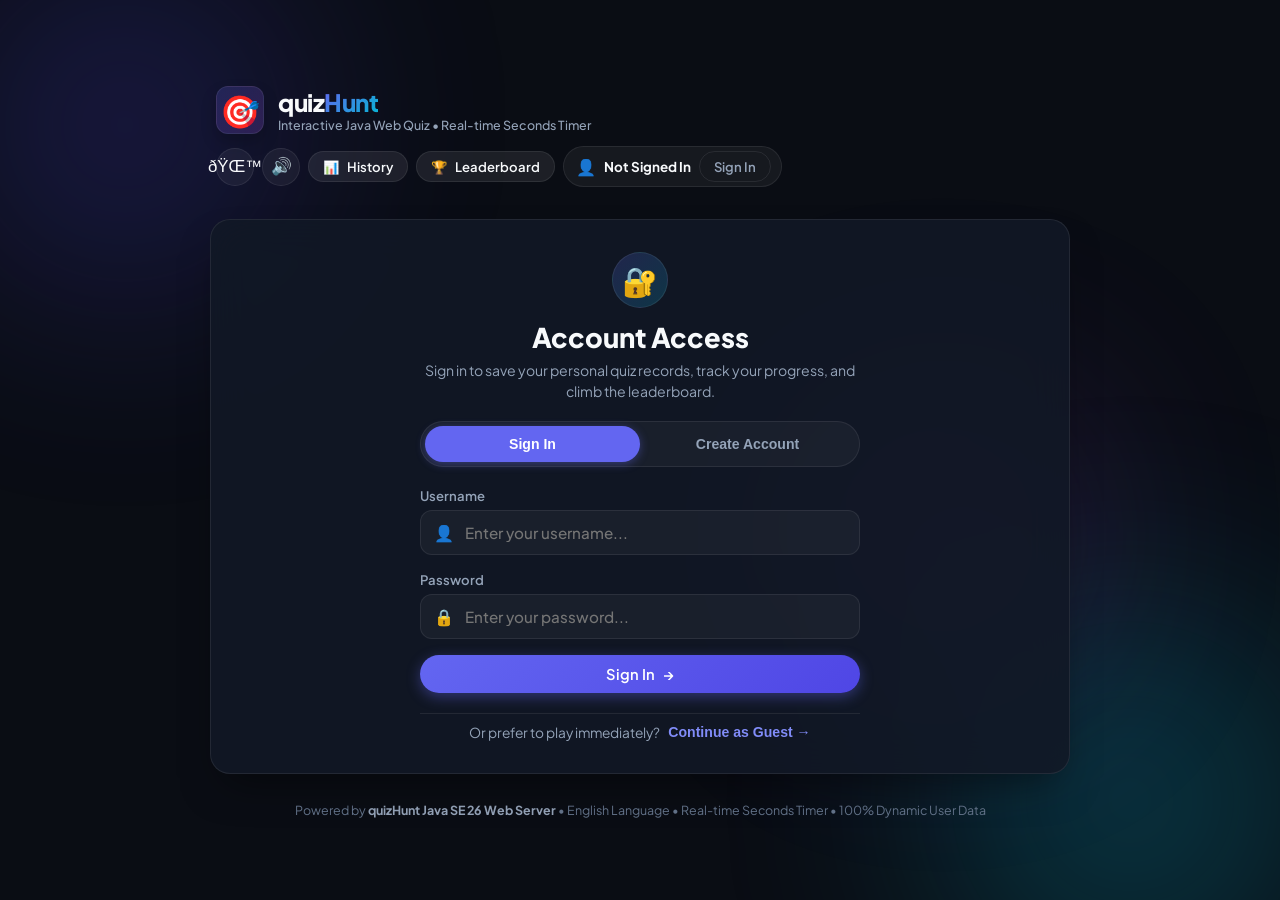
<file: index.html>
<!DOCTYPE html>
<html lang="en">
<head>
  <meta charset="UTF-8">
  <meta name="viewport" content="width=device-width, initial-scale=1.0">
  <title>quizHunt | Interactive Java Quiz Game</title>
  <link rel="stylesheet" href="style.css">
  <link rel="preconnect" href="https://fonts.googleapis.com">
  <link rel="preconnect" href="https://fonts.gstatic.com" crossorigin>
  <link href="https://fonts.googleapis.com/css2?family=Plus+Jakarta+Sans:wght@400;500;600;700;800&family=JetBrains+Mono:wght@400;600&display=swap" rel="stylesheet">
</head>
<body>
  <!-- Ambient Background Glows -->
  <div class="ambient-glow glow-1"></div>
  <div class="ambient-glow glow-2"></div>
  <div class="ambient-glow glow-3"></div>

  <!-- Confetti Canvas -->
  <canvas id="confetti-canvas"></canvas>

  <div class="app-container">
    <!-- Header -->
    <header class="app-header">
      <div class="brand" id="brand-home" style="cursor: pointer;" title="Back to Home">
        <div class="brand-icon">🎯</div>
        <div class="brand-text">
          <h1>quiz<span class="highlight">Hunt</span></h1>
          <p class="tagline">Interactive Java Web Quiz &bull; Real-time Seconds Timer</p>
        </div>
      </div>

      <div class="header-controls">
        <!-- Theme Toggle -->
        <button id="theme-btn" class="icon-btn" title="Toggle Light / Dark Mode">
          <span id="theme-icon">🌙</span>
        </button>

        <!-- Sound Toggle -->
        <button id="sound-btn" class="icon-btn" title="Toggle Sound (Mute/Unmute)">
          <span class="icon" id="sound-icon">🔊</span>
        </button>

        <!-- History Button -->
        <button id="history-btn" class="pill-btn secondary small" title="View Personal Quiz History">
          <span>📊</span> History
        </button>

        <!-- Leaderboard Button -->
        <button id="leaderboard-btn" class="pill-btn secondary small" title="View Global Leaderboard">
          <span>🏆</span> Leaderboard
        </button>

        <!-- User Profile Pill -->
        <div id="user-pill" class="user-pill">
          <span class="user-avatar" id="user-avatar">👤</span>
          <span class="user-name-label" id="user-name-display">Guest</span>
          <button id="auth-action-btn" class="pill-btn outline small" title="Sign In or Sign Out">
            <span id="auth-action-text">Sign In</span>
          </button>
        </div>
      </div>
    </header>

    <!-- Main Content Card -->
    <main class="main-card">

      <!-- ================= SCREEN 0: AUTHENTICATION (LOGIN & REGISTER) ================= -->
      <section id="screen-auth" class="screen">
        <div class="auth-card">
          <div class="auth-header">
            <div class="auth-icon-badge">🔐</div>
            <h2>Account Access</h2>
            <p>Sign in to save your personal quiz records, track your progress, and climb the leaderboard.</p>
          </div>

          <!-- Auth Tabs -->
          <div class="auth-tabs">
            <button id="tab-login" class="auth-tab active">Sign In</button>
            <button id="tab-register" class="auth-tab">Create Account</button>
          </div>

          <!-- Alert Notice Box -->
          <div id="auth-alert" class="auth-alert hidden"></div>

          <!-- Sign In Form -->
          <form id="login-form" class="auth-form">
            <div class="form-group">
              <label for="login-username">Username</label>
              <div class="input-wrapper">
                <span class="input-icon">👤</span>
                <input type="text" id="login-username" placeholder="Enter your username..." autocomplete="username" required>
              </div>
            </div>

            <div class="form-group">
              <label for="login-password">Password</label>
              <div class="input-wrapper">
                <span class="input-icon">🔒</span>
                <input type="password" id="login-password" placeholder="Enter your password..." autocomplete="current-password" required>
              </div>
            </div>

            <button type="submit" class="pill-btn primary full-width">
              <span>Sign In</span> <span class="arrow">&rarr;</span>
            </button>
          </form>

          <!-- Register Form -->
          <form id="register-form" class="auth-form hidden">
            <div class="form-group">
              <label for="reg-username">Username</label>
              <div class="input-wrapper">
                <span class="input-icon">👤</span>
                <input type="text" id="reg-username" placeholder="At least 3 characters..." autocomplete="username" required minlength="3">
              </div>
            </div>

            <div class="form-group">
              <label for="reg-name">Display Name (Full Name)</label>
              <div class="input-wrapper">
                <span class="input-icon">🏷️</span>
                <input type="text" id="reg-name" placeholder="How you want to be called..." required>
              </div>
            </div>

            <div class="form-group">
              <label for="reg-password">Password</label>
              <div class="input-wrapper">
                <span class="input-icon">🔒</span>
                <input type="password" id="reg-password" placeholder="At least 4 characters..." autocomplete="new-password" required minlength="4">
              </div>
            </div>

            <div class="form-group">
              <label for="reg-password-confirm">Confirm Password</label>
              <div class="input-wrapper">
                <span class="input-icon">✔️</span>
                <input type="password" id="reg-password-confirm" placeholder="Confirm your password..." autocomplete="new-password" required minlength="4">
              </div>
            </div>

            <button type="submit" class="pill-btn primary full-width">
              <span>Create Account</span> <span class="arrow">&rarr;</span>
            </button>
          </form>

          <div class="auth-guest-row">
            <span>Or prefer to play immediately?</span>
            <button id="guest-btn" class="link-btn" type="button">Continue as Guest &rarr;</button>
          </div>
        </div>
      </section>

      <!-- ================= SCREEN 1: WELCOME & QUIZ CONFIGURATION ================= -->
      <section id="screen-welcome" class="screen active">
        <div class="welcome-hero">
          <span class="badge hero-badge">🚀 Challenge Your Knowledge</span>
          <h2 id="welcome-greeting">Welcome to quizHunt!</h2>
          <p>Answer questions before the seconds timer runs out! Complete all rounds to view your detailed end results and rank on the leaderboard.</p>
        </div>

        <!-- User Stats Preview Banner (If Logged In) -->
        <div id="user-stats-banner" class="user-stats-banner hidden">
          <div class="user-stat-item">
            <span class="stat-number" id="user-games-count">0</span>
            <span class="stat-title">Quizzes Completed</span>
          </div>
          <div class="user-stat-divider"></div>
          <div class="user-stat-item">
            <span class="stat-number" id="user-best-score">0 pts</span>
            <span class="stat-title">Personal Best Score</span>
          </div>
        </div>

        <form id="quiz-config-form" class="config-grid">
          <!-- Category Selection -->
          <div class="config-group full-width">
            <label>Select Category</label>
            <div class="category-chips" id="category-selector">
              <label class="chip">
                <input type="radio" name="category" value="All" checked>
                <span class="chip-label">🌟 All Topics</span>
              </label>
              <label class="chip">
                <input type="radio" name="category" value="Java Basics">
                <span class="chip-label">☕ Java Basics</span>
              </label>
              <label class="chip">
                <input type="radio" name="category" value="OOP Concepts">
                <span class="chip-label">🧩 OOP Concepts</span>
              </label>
              <label class="chip">
                <input type="radio" name="category" value="Collections">
                <span class="chip-label">📦 Collections</span>
              </label>
              <label class="chip">
                <input type="radio" name="category" value="Web Technologies">
                <span class="chip-label">🌐 Web Technologies</span>
              </label>
            </div>
          </div>

          <!-- Timer Setting -->
          <div class="config-group">
            <label>Seconds Timer per Question</label>
            <div class="timer-mode-selector">
              <label class="timer-card">
                <input type="radio" name="timer-seconds" value="10">
                <div class="card-inner">
                  <span class="timer-icon">⚡</span>
                  <span class="timer-time">10s</span>
                  <span class="timer-desc">Blitz Speed</span>
                </div>
              </label>
              <label class="timer-card">
                <input type="radio" name="timer-seconds" value="15" checked>
                <div class="card-inner">
                  <span class="timer-icon">⏱️</span>
                  <span class="timer-time">15s</span>
                  <span class="timer-desc">Standard</span>
                </div>
              </label>
              <label class="timer-card">
                <input type="radio" name="timer-seconds" value="30">
                <div class="card-inner">
                  <span class="timer-icon">🧘</span>
                  <span class="timer-time">30s</span>
                  <span class="timer-desc">Relaxed</span>
                </div>
              </label>
            </div>
          </div>

          <!-- Question Count -->
          <div class="config-group">
            <label>Question Count</label>
            <div class="count-selector">
              <label class="chip count-chip">
                <input type="radio" name="question-count" value="5">
                <span class="chip-label">5 Questions</span>
              </label>
              <label class="chip count-chip">
                <input type="radio" name="question-count" value="10" checked>
                <span class="chip-label">10 Questions</span>
              </label>
              <label class="chip count-chip">
                <input type="radio" name="question-count" value="15">
                <span class="chip-label">15 Questions</span>
              </label>
            </div>
          </div>

          <!-- Submit Button -->
          <div class="action-row full-width">
            <button type="submit" id="start-btn" class="pill-btn primary pulse-btn">
              <span>Start Quiz</span> <span class="arrow">&rarr;</span>
            </button>
          </div>
        </form>

        <div class="tips-box">
          <div class="tips-title">💡 Keyboard Shortcuts:</div>
          <p>Press <strong>1, 2, 3, 4</strong> or <strong>A, B, C, D</strong> on your keyboard to pick options quickly. Press <strong>Enter</strong> to advance to the next question.</p>
        </div>
      </section>

      <!-- ================= SCREEN 2: ACTIVE QUIZ ================= -->
      <section id="screen-quiz" class="screen">
        <!-- Top Status Bar -->
        <div class="quiz-top-bar">
          <div class="progress-info">
            <span class="badge" id="quiz-category-badge">Java Basics</span>
            <span class="question-tracker">Question <strong id="current-q-num">1</strong> / <span id="total-q-num">10</span></span>
          </div>

          <!-- Seconds Timer Ring -->
          <div class="timer-container" id="timer-box" title="Remaining Seconds">
            <svg class="timer-svg" viewBox="0 0 80 80">
              <circle class="timer-circle-bg" cx="40" cy="40" r="34"></circle>
              <circle id="timer-progress-circle" class="timer-circle-fg" cx="40" cy="40" r="34"></circle>
            </svg>
            <div class="timer-center-text">
              <span id="timer-seconds-display">15</span>
              <span class="timer-unit">sec</span>
            </div>
          </div>

          <!-- Current Score Counter -->
          <div class="score-tracker">
            <span class="score-label">Score</span>
            <span class="score-value" id="live-score">0</span>
          </div>
        </div>

        <!-- Overall Progress Bar -->
        <div class="progress-bar-container">
          <div class="progress-bar-fill" id="progress-bar-fill" style="width: 0%"></div>
        </div>

        <!-- Question Card -->
        <div class="question-card">
          <div class="question-content">
            <h3 id="question-text">Loading question...</h3>
          </div>

          <!-- Options Container -->
          <div class="options-grid" id="options-container">
            <!-- Dynamically populated options -->
          </div>

          <!-- Explanation Banner (Shown after answering or timeout) -->
          <div id="explanation-box" class="explanation-box hidden">
            <div class="explanation-header">
              <span id="explanation-icon">💡</span>
              <span id="explanation-title">Explanation</span>
            </div>
            <p id="explanation-text"></p>
          </div>
        </div>

        <!-- Quiz Footer Controls -->
        <div class="quiz-footer">
          <div class="quiz-hint" id="quiz-hint-text">
            <span>⌨️ Press 1-4 or click an option</span>
          </div>
          <button id="next-btn" class="pill-btn primary" disabled>
            <span id="next-btn-text">Next Question</span> <span class="arrow">&rarr;</span>
          </button>
        </div>
      </section>

      <!-- ================= SCREEN 3: END RESULT ================= -->
      <section id="screen-result" class="screen">
        <div class="result-header">
          <div class="result-badge-container">
            <div class="result-trophy" id="result-trophy-emoji">🏆</div>
          </div>
          <h2 id="result-title">Quiz Completed!</h2>
          <p id="result-subtitle">Here is your complete performance breakdown.</p>
        </div>

        <!-- Result Circle & Performance -->
        <div class="result-score-overview">
          <div class="result-circle-box">
            <svg class="result-svg" viewBox="0 0 140 140">
              <circle class="result-circle-bg" cx="70" cy="70" r="58"></circle>
              <circle id="result-circle-fg" class="result-circle-fg" cx="70" cy="70" r="58"></circle>
            </svg>
            <div class="result-circle-content">
              <span id="result-percentage-display" class="percent-val">0%</span>
              <span class="percent-label">Accuracy</span>
            </div>
          </div>

          <div class="result-summary-text">
            <div class="player-greeting">Well done, <strong id="result-player-name">Player</strong>!</div>
            <div class="performance-tag" id="performance-tag">Java Master</div>
            <p id="performance-feedback">You demonstrated deep understanding of the concepts!</p>
          </div>
        </div>

        <!-- Result Stats Cards -->
        <div class="stats-grid">
          <div class="stat-card">
            <span class="stat-icon">🎯</span>
            <div class="stat-info">
              <span class="stat-value" id="stat-score">0 pts</span>
              <span class="stat-label">Final Score</span>
            </div>
          </div>
          <div class="stat-card correct">
            <span class="stat-icon">✅</span>
            <div class="stat-info">
              <span class="stat-value" id="stat-correct">0 / 0</span>
              <span class="stat-label">Correct Answers</span>
            </div>
          </div>
          <div class="stat-card wrong">
            <span class="stat-icon">❌</span>
            <div class="stat-info">
              <span class="stat-value" id="stat-wrong">0</span>
              <span class="stat-label">Incorrect Answers</span>
            </div>
          </div>
          <div class="stat-card timeout">
            <span class="stat-icon">⏰</span>
            <div class="stat-info">
              <span class="stat-value" id="stat-timeout">0</span>
              <span class="stat-label">Timed Out</span>
            </div>
          </div>
          <div class="stat-card">
            <span class="stat-icon">⏱️</span>
            <div class="stat-info">
              <span class="stat-value" id="stat-total-time">0s</span>
              <span class="stat-label">Total Time</span>
            </div>
          </div>
          <div class="stat-card">
            <span class="stat-icon">⚡</span>
            <div class="stat-info">
              <span class="stat-value" id="stat-avg-time">0s</span>
              <span class="stat-label">Avg Speed / Question</span>
            </div>
          </div>
        </div>

        <!-- Result Actions -->
        <div class="result-actions">
          <button id="restart-btn" class="pill-btn primary">
            <span>🔄 Play Again</span>
          </button>
          <button id="toggle-review-btn" class="pill-btn secondary">
            <span>📝 Review Answers</span>
          </button>
          <button id="share-result-btn" class="pill-btn outline">
            <span>📋 Copy Result</span>
          </button>
        </div>

        <!-- Detailed Review Section -->
        <div id="review-container" class="review-container hidden">
          <h3 class="review-title">📋 Question-by-Question Detailed Review</h3>
          <div id="review-list" class="review-list">
            <!-- Dynamically populated question reviews -->
          </div>
        </div>
      </section>

    </main>

    <!-- Leaderboard Modal (Zero Pre-loaded Fake Scores) -->
    <div id="leaderboard-modal" class="modal-overlay hidden">
      <div class="modal-box">
        <div class="modal-header">
          <div class="modal-title">
            <span>🏆</span> Global Hall of Fame
          </div>
          <button id="close-leaderboard-btn" class="icon-btn close-btn" title="Close">&times;</button>
        </div>
        <div class="modal-body">
          <table class="leaderboard-table">
            <thead>
              <tr>
                <th>Rank</th>
                <th>Player</th>
                <th>Category</th>
                <th>Score</th>
                <th>Time</th>
              </tr>
            </thead>
            <tbody id="leaderboard-rows">
              <!-- Dynamically populated real user scores only -->
            </tbody>
          </table>
          <div id="leaderboard-empty" class="empty-state-box hidden">
            <div class="empty-icon">🏆</div>
            <h4>No Scores Recorded Yet</h4>
            <p>Complete a quiz game to set the very first high score on this leaderboard!</p>
          </div>
        </div>
        <div class="modal-footer">
          <button id="refresh-leaderboard-btn" class="pill-btn outline small">🔄 Refresh</button>
          <button id="modal-ok-btn" class="pill-btn primary small">Done</button>
        </div>
      </div>
    </div>

    <!-- Personal History Modal -->
    <div id="history-modal" class="modal-overlay hidden">
      <div class="modal-box">
        <div class="modal-header">
          <div class="modal-title">
            <span>📊</span> My Quiz History
          </div>
          <button id="close-history-btn" class="icon-btn close-btn" title="Close">&times;</button>
        </div>
        <div class="modal-body">
          <table class="leaderboard-table">
            <thead>
              <tr>
                <th>Date</th>
                <th>Category</th>
                <th>Score</th>
                <th>Accuracy</th>
                <th>Time</th>
              </tr>
            </thead>
            <tbody id="history-rows">
              <!-- Dynamically populated user history only -->
            </tbody>
          </table>
          <div id="history-empty" class="empty-state-box hidden">
            <div class="empty-icon">🎮</div>
            <h4>No Quiz History Yet</h4>
            <p>You haven't completed any quizzes yet. Play a game to record your personal stats here!</p>
          </div>
        </div>
        <div class="modal-footer">
          <button id="history-ok-btn" class="pill-btn primary small">Done</button>
        </div>
      </div>
    </div>

    <!-- Toast Notification -->
    <div id="toast" class="toast hidden">Message text here</div>

    <!-- Footer -->
    <footer class="app-footer">
      <p>Powered by <strong>quizHunt Java SE 26 Web Server</strong> &bull; English Language &bull; Real-time Seconds Timer &bull; 100% Dynamic User Data</p>
    </footer>
  </div>

  <script src="app.js"></script>
</body>
</html>
</file>
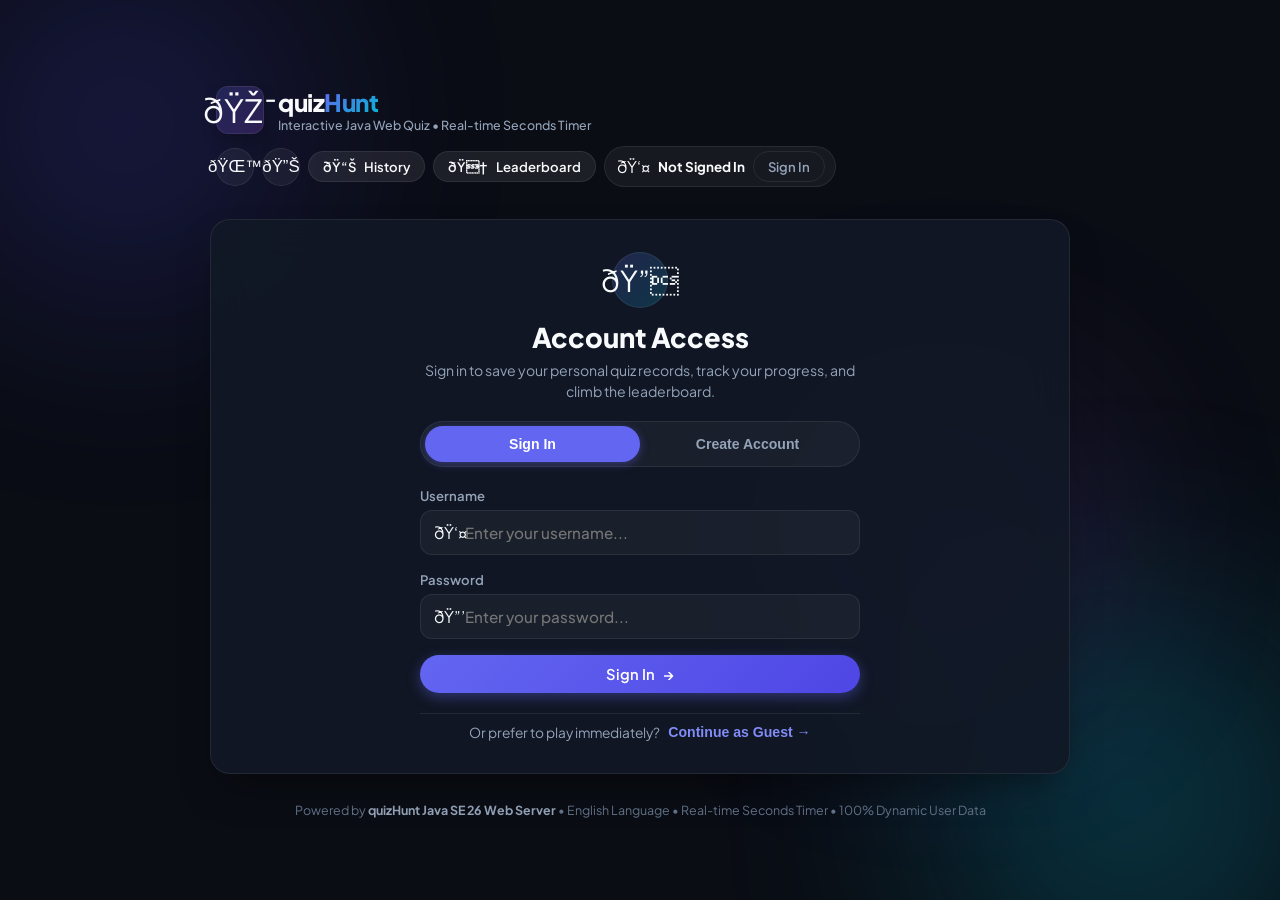
<file: quiz_game_standalone.html>
﻿<!DOCTYPE html>
<html lang="en">
<head>
  <meta charset="UTF-8">
  <meta name="viewport" content="width=device-width, initial-scale=1.0">
  <title>quizHunt | Interactive Java Quiz Game</title>
  <style>
/* ===================================================
   QUIZHUNT - MODERN RESPONSIVE STYLESHEET
   100% English Language Interface & Dynamic User Data
   =================================================== */

:root {
  --bg-dark: #0a0d14;
  --bg-card: rgba(18, 24, 38, 0.88);
  --bg-card-hover: rgba(26, 35, 55, 0.95);
  --border-card: rgba(255, 255, 255, 0.08);
  --border-focus: #6366f1;

  --primary: #6366f1;
  --primary-hover: #4f46e5;
  --primary-glow: rgba(99, 102, 241, 0.4);

  --accent-cyan: #06b6d4;
  --accent-purple: #a855f7;

  --success: #10b981;
  --success-glow: rgba(16, 185, 129, 0.35);
  --success-bg: rgba(16, 185, 129, 0.12);

  --danger: #ef4444;
  --danger-glow: rgba(239, 68, 68, 0.35);
  --danger-bg: rgba(239, 68, 68, 0.12);

  --warning: #f59e0b;
  --warning-bg: rgba(245, 158, 11, 0.12);

  --text-main: #f8fafc;
  --text-muted: #94a3b8;
  --text-dim: #64748b;

  --font-sans: 'Plus Jakarta Sans', system-ui, -apple-system, sans-serif;
  --font-mono: 'JetBrains Mono', monospace;
  --radius-lg: 20px;
  --radius-md: 12px;
  --radius-sm: 8px;
  --radius-full: 9999px;
  --transition: all 0.25s cubic-bezier(0.4, 0, 0.2, 1);
}

/* Light Mode Overrides */
body.light-mode {
  --bg-dark: #f1f5f9;
  --bg-card: rgba(255, 255, 255, 0.94);
  --bg-card-hover: rgba(248, 250, 252, 0.98);
  --border-card: rgba(0, 0, 0, 0.09);
  --text-main: #0f172a;
  --text-muted: #475569;
  --text-dim: #64748b;
  --primary-glow: rgba(99, 102, 241, 0.25);
}

body.light-mode .ambient-glow {
  opacity: 0.18;
}

*, *::before, *::after {
  box-sizing: border-box;
  margin: 0;
  padding: 0;
}

body {
  font-family: var(--font-sans);
  background-color: var(--bg-dark);
  color: var(--text-main);
  min-height: 100vh;
  display: flex;
  justify-content: center;
  align-items: center;
  padding: 24px 16px;
  overflow-x: hidden;
  position: relative;
  transition: background-color 0.3s ease, color 0.3s ease;
}

/* Background Ambient Glows */
.ambient-glow {
  position: fixed;
  border-radius: 50%;
  filter: blur(120px);
  pointer-events: none;
  z-index: 0;
  opacity: 0.45;
}

.glow-1 {
  width: 450px;
  height: 450px;
  background: radial-gradient(circle, #4f46e5 0%, transparent 70%);
  top: -100px;
  left: -100px;
}

.glow-2 {
  width: 500px;
  height: 500px;
  background: radial-gradient(circle, #06b6d4 0%, transparent 70%);
  bottom: -150px;
  right: -100px;
}

.glow-3 {
  width: 350px;
  height: 350px;
  background: radial-gradient(circle, #a855f7 0%, transparent 70%);
  top: 40%;
  left: 60%;
}

/* Confetti Canvas */
#confetti-canvas {
  position: fixed;
  top: 0;
  left: 0;
  width: 100%;
  height: 100%;
  pointer-events: none;
  z-index: 1000;
}

/* App Container */
.app-container {
  position: relative;
  z-index: 10;
  width: 100%;
  max-width: 860px;
  display: flex;
  flex-direction: column;
  gap: 20px;
}

/* Header */
.app-header {
  display: flex;
  justify-content: space-between;
  align-items: center;
  padding: 12px 6px;
  flex-wrap: wrap;
  gap: 12px;
}

.brand {
  display: flex;
  align-items: center;
  gap: 14px;
}

.brand-icon {
  font-size: 2rem;
  width: 48px;
  height: 48px;
  display: flex;
  align-items: center;
  justify-content: center;
  background: linear-gradient(135deg, rgba(99, 102, 241, 0.2), rgba(168, 85, 247, 0.2));
  border: 1px solid var(--border-card);
  border-radius: var(--radius-md);
  box-shadow: 0 8px 16px rgba(0, 0, 0, 0.2);
}

.brand-text h1 {
  font-size: 1.5rem;
  font-weight: 800;
  letter-spacing: -0.02em;
}

.brand-text .highlight {
  background: linear-gradient(135deg, #6366f1, #06b6d4);
  -webkit-background-clip: text;
  -webkit-text-fill-color: transparent;
}

.brand-text .tagline {
  font-size: 0.78rem;
  color: var(--text-muted);
  font-weight: 500;
}

.header-controls {
  display: flex;
  align-items: center;
  gap: 8px;
  flex-wrap: wrap;
}

/* User Pill in Header */
.user-pill {
  display: inline-flex;
  align-items: center;
  gap: 8px;
  padding: 4px 10px 4px 12px;
  background: rgba(255, 255, 255, 0.05);
  border: 1px solid var(--border-card);
  border-radius: var(--radius-full);
  font-size: 0.84rem;
}

.user-avatar {
  font-size: 1rem;
}

.user-name-label {
  font-weight: 700;
  color: var(--text-main);
  max-width: 120px;
  overflow: hidden;
  text-overflow: ellipsis;
  white-space: nowrap;
}

/* Buttons */
.pill-btn {
  display: inline-flex;
  align-items: center;
  justify-content: center;
  gap: 8px;
  padding: 10px 20px;
  border-radius: var(--radius-full);
  font-family: var(--font-sans);
  font-size: 0.92rem;
  font-weight: 600;
  cursor: pointer;
  border: none;
  transition: var(--transition);
  outline: none;
}

.pill-btn.primary {
  background: linear-gradient(135deg, #6366f1, #4f46e5);
  color: #fff;
  box-shadow: 0 4px 14px var(--primary-glow);
}

.pill-btn.primary:hover:not(:disabled) {
  background: linear-gradient(135deg, #4f46e5, #4338ca);
  transform: translateY(-2px);
  box-shadow: 0 6px 20px rgba(99, 102, 241, 0.5);
}

.pill-btn.primary:disabled {
  opacity: 0.4;
  cursor: not-allowed;
  transform: none;
  box-shadow: none;
}

.pill-btn.secondary {
  background: rgba(255, 255, 255, 0.08);
  color: var(--text-main);
  border: 1px solid var(--border-card);
}

.pill-btn.secondary:hover {
  background: rgba(255, 255, 255, 0.14);
  border-color: rgba(255, 255, 255, 0.18);
  transform: translateY(-1px);
}

.pill-btn.outline {
  background: transparent;
  color: var(--text-muted);
  border: 1px solid var(--border-card);
}

.pill-btn.outline:hover {
  color: var(--text-main);
  border-color: var(--primary);
  background: rgba(99, 102, 241, 0.08);
}

.pill-btn.small {
  padding: 6px 14px;
  font-size: 0.82rem;
}

.pill-btn.full-width {
  width: 100%;
}

.link-btn {
  background: none;
  border: none;
  color: #818cf8;
  font-weight: 600;
  cursor: pointer;
  font-size: 0.88rem;
  transition: var(--transition);
}

.link-btn:hover {
  color: #a5b4fc;
  text-decoration: underline;
}

.pulse-btn {
  animation: pulse-glow 2.5s infinite;
}

@keyframes pulse-glow {
  0%, 100% { box-shadow: 0 4px 16px var(--primary-glow); }
  50% { box-shadow: 0 6px 26px rgba(99, 102, 241, 0.7); }
}

.icon-btn {
  width: 38px;
  height: 38px;
  border-radius: 50%;
  border: 1px solid var(--border-card);
  background: rgba(255, 255, 255, 0.05);
  color: var(--text-main);
  display: flex;
  align-items: center;
  justify-content: center;
  cursor: pointer;
  font-size: 1.05rem;
  transition: var(--transition);
}

.icon-btn:hover {
  background: rgba(255, 255, 255, 0.12);
  transform: scale(1.05);
}

/* Main Glass Card */
.main-card {
  background: var(--bg-card);
  backdrop-filter: blur(20px);
  -webkit-backdrop-filter: blur(20px);
  border: 1px solid var(--border-card);
  border-radius: var(--radius-lg);
  padding: 32px;
  box-shadow: 0 20px 40px -15px rgba(0, 0, 0, 0.5);
  min-height: 480px;
  display: flex;
  flex-direction: column;
  transition: background 0.3s ease, border-color 0.3s ease;
}

/* Screens Visibility */
.screen {
  display: none;
  animation: fadeIn 0.35s cubic-bezier(0.16, 1, 0.3, 1) forwards;
}

.screen.active {
  display: block;
}

@keyframes fadeIn {
  from { opacity: 0; transform: translateY(8px); }
  to { opacity: 1; transform: translateY(0); }
}

/* Badges */
.badge {
  display: inline-flex;
  align-items: center;
  gap: 6px;
  padding: 5px 12px;
  border-radius: var(--radius-full);
  font-size: 0.78rem;
  font-weight: 700;
  text-transform: uppercase;
  letter-spacing: 0.04em;
  background: rgba(99, 102, 241, 0.15);
  color: #a5b4fc;
  border: 1px solid rgba(99, 102, 241, 0.3);
}

.hero-badge {
  margin-bottom: 14px;
}

/* ===================================================
   SCREEN 0: AUTHENTICATION (LOGIN & REGISTER)
   =================================================== */

.auth-card {
  max-width: 440px;
  margin: 0 auto;
  display: flex;
  flex-direction: column;
  gap: 20px;
}

.auth-header {
  text-align: center;
}

.auth-icon-badge {
  width: 56px;
  height: 56px;
  border-radius: 50%;
  background: linear-gradient(135deg, rgba(99, 102, 241, 0.2), rgba(6, 182, 212, 0.2));
  border: 1px solid var(--border-card);
  display: flex;
  align-items: center;
  justify-content: center;
  font-size: 1.8rem;
  margin: 0 auto 12px;
}

.auth-header h2 {
  font-size: 1.7rem;
  font-weight: 800;
  margin-bottom: 6px;
}

.auth-header p {
  color: var(--text-muted);
  font-size: 0.88rem;
  line-height: 1.45;
}

.auth-tabs {
  display: flex;
  background: rgba(255, 255, 255, 0.04);
  border: 1px solid var(--border-card);
  border-radius: var(--radius-full);
  padding: 4px;
}

.auth-tab {
  flex: 1;
  padding: 10px;
  border: none;
  background: transparent;
  color: var(--text-muted);
  font-weight: 700;
  font-size: 0.88rem;
  border-radius: var(--radius-full);
  cursor: pointer;
  transition: var(--transition);
}

.auth-tab.active {
  background: var(--primary);
  color: #ffffff;
  box-shadow: 0 2px 10px var(--primary-glow);
}

.auth-alert {
  padding: 12px 16px;
  border-radius: var(--radius-sm);
  font-size: 0.86rem;
  font-weight: 600;
  line-height: 1.4;
  animation: fadeIn 0.25s ease;
}

.auth-alert.error {
  background: var(--danger-bg);
  border: 1px solid var(--danger);
  color: #fca5a5;
}

.auth-alert.success {
  background: var(--success-bg);
  border: 1px solid var(--success);
  color: #86efac;
}

.auth-form {
  display: flex;
  flex-direction: column;
  gap: 16px;
}

.form-group {
  display: flex;
  flex-direction: column;
  gap: 6px;
}

.form-group label {
  font-size: 0.82rem;
  font-weight: 600;
  color: var(--text-muted);
}

.auth-guest-row {
  display: flex;
  align-items: center;
  justify-content: center;
  gap: 8px;
  font-size: 0.86rem;
  color: var(--text-muted);
  padding-top: 10px;
  border-top: 1px solid var(--border-card);
}

/* ===================================================
   SCREEN 1: WELCOME & QUIZ CONFIG
   =================================================== */

.welcome-hero {
  text-align: center;
  margin-bottom: 24px;
}

.welcome-hero h2 {
  font-size: 1.85rem;
  font-weight: 800;
  margin-bottom: 10px;
  background: linear-gradient(135deg, #ffffff 40%, #cbd5e1);
  -webkit-background-clip: text;
  -webkit-text-fill-color: transparent;
}

body.light-mode .welcome-hero h2 {
  background: linear-gradient(135deg, #0f172a 40%, #334155);
  -webkit-background-clip: text;
  -webkit-text-fill-color: transparent;
}

.welcome-hero p {
  color: var(--text-muted);
  font-size: 0.95rem;
  max-width: 600px;
  margin: 0 auto;
  line-height: 1.5;
}

/* User Stats Preview Banner */
.user-stats-banner {
  display: flex;
  align-items: center;
  justify-content: space-around;
  padding: 14px 20px;
  background: rgba(99, 102, 241, 0.08);
  border: 1px solid rgba(99, 102, 241, 0.25);
  border-radius: var(--radius-md);
  margin-bottom: 24px;
}

.user-stat-item {
  display: flex;
  flex-direction: column;
  align-items: center;
  gap: 2px;
}

.user-stat-item .stat-number {
  font-size: 1.3rem;
  font-weight: 800;
  font-family: var(--font-mono);
  color: #a5b4fc;
}

.user-stat-item .stat-title {
  font-size: 0.75rem;
  font-weight: 600;
  text-transform: uppercase;
  color: var(--text-muted);
}

.user-stat-divider {
  width: 1px;
  height: 32px;
  background: rgba(255, 255, 255, 0.1);
}

.config-grid {
  display: grid;
  grid-template-columns: 1fr 1fr;
  gap: 20px;
}

.config-group {
  display: flex;
  flex-direction: column;
  gap: 8px;
}

.config-group.full-width {
  grid-column: 1 / -1;
}

.config-group label {
  font-size: 0.84rem;
  font-weight: 600;
  color: var(--text-muted);
  letter-spacing: 0.02em;
}

/* Input Wrapper */
.input-wrapper {
  position: relative;
  display: flex;
  align-items: center;
}

.input-icon {
  position: absolute;
  left: 14px;
  font-size: 1rem;
  pointer-events: none;
}

.input-wrapper input {
  width: 100%;
  padding: 12px 14px 12px 44px;
  background: rgba(255, 255, 255, 0.04);
  border: 1px solid var(--border-card);
  border-radius: var(--radius-md);
  color: var(--text-main);
  font-family: var(--font-sans);
  font-size: 0.95rem;
  font-weight: 500;
  transition: var(--transition);
}

body.light-mode .input-wrapper input {
  background: rgba(0, 0, 0, 0.03);
}

.input-wrapper input:focus {
  outline: none;
  border-color: var(--primary);
  box-shadow: 0 0 0 3px rgba(99, 102, 241, 0.25);
  background: rgba(255, 255, 255, 0.07);
}

/* Chips Selection */
.category-chips, .count-selector {
  display: flex;
  flex-wrap: wrap;
  gap: 8px;
}

.chip input {
  display: none;
}

.chip-label {
  display: inline-flex;
  align-items: center;
  padding: 8px 14px;
  background: rgba(255, 255, 255, 0.04);
  border: 1px solid var(--border-card);
  border-radius: var(--radius-full);
  font-size: 0.84rem;
  font-weight: 600;
  color: var(--text-muted);
  cursor: pointer;
  transition: var(--transition);
}

.chip:hover .chip-label {
  background: rgba(255, 255, 255, 0.09);
  color: var(--text-main);
  border-color: rgba(255, 255, 255, 0.16);
}

.chip input:checked + .chip-label {
  background: rgba(99, 102, 241, 0.18);
  border-color: var(--primary);
  color: #c7d2fe;
  box-shadow: 0 2px 10px rgba(99, 102, 241, 0.25);
}

body.light-mode .chip input:checked + .chip-label {
  color: #4338ca;
  background: rgba(99, 102, 241, 0.14);
}

/* Timer Mode Selector */
.timer-mode-selector {
  display: grid;
  grid-template-columns: repeat(3, 1fr);
  gap: 10px;
}

.timer-card input {
  display: none;
}

.timer-card .card-inner {
  display: flex;
  flex-direction: column;
  align-items: center;
  justify-content: center;
  padding: 12px 8px;
  background: rgba(255, 255, 255, 0.04);
  border: 1px solid var(--border-card);
  border-radius: var(--radius-md);
  cursor: pointer;
  transition: var(--transition);
  text-align: center;
}

.timer-card:hover .card-inner {
  background: rgba(255, 255, 255, 0.08);
  border-color: rgba(255, 255, 255, 0.18);
}

.timer-card input:checked + .card-inner {
  background: rgba(99, 102, 241, 0.16);
  border-color: var(--primary);
  box-shadow: 0 4px 14px rgba(99, 102, 241, 0.25);
}

.timer-card .timer-icon {
  font-size: 1.25rem;
  margin-bottom: 4px;
}

.timer-card .timer-time {
  font-size: 1.15rem;
  font-weight: 800;
  color: var(--text-main);
  font-family: var(--font-mono);
}

.timer-card .timer-desc {
  font-size: 0.72rem;
  color: var(--text-muted);
  font-weight: 500;
}

.action-row {
  margin-top: 12px;
}

.action-row .pill-btn {
  width: 100%;
  padding: 14px;
  font-size: 1.05rem;
}

.tips-box {
  margin-top: 24px;
  padding: 14px 18px;
  background: rgba(255, 255, 255, 0.02);
  border: 1px dashed var(--border-card);
  border-radius: var(--radius-md);
  font-size: 0.82rem;
  color: var(--text-muted);
  line-height: 1.4;
}

.tips-title {
  color: var(--text-main);
  font-weight: 700;
  margin-bottom: 4px;
}

/* ===================================================
   SCREEN 2: ACTIVE QUIZ & TIMER
   =================================================== */

.quiz-top-bar {
  display: flex;
  justify-content: space-between;
  align-items: center;
  margin-bottom: 16px;
  padding-bottom: 14px;
  border-bottom: 1px solid var(--border-card);
}

.progress-info {
  display: flex;
  flex-direction: column;
  gap: 6px;
}

.question-tracker {
  font-size: 0.9rem;
  color: var(--text-muted);
}

.question-tracker strong {
  color: var(--text-main);
  font-size: 1.05rem;
}

/* SECONDS TIMER RING */
.timer-container {
  position: relative;
  width: 76px;
  height: 76px;
  display: flex;
  align-items: center;
  justify-content: center;
}

.timer-svg {
  width: 100%;
  height: 100%;
  transform: rotate(-90deg);
}

.timer-circle-bg {
  fill: none;
  stroke: rgba(255, 255, 255, 0.08);
  stroke-width: 6;
}

body.light-mode .timer-circle-bg {
  stroke: rgba(0, 0, 0, 0.08);
}

.timer-circle-fg {
  fill: none;
  stroke: var(--success);
  stroke-width: 6;
  stroke-linecap: round;
  stroke-dasharray: 213.6; /* 2 * PI * 34 */
  stroke-dashoffset: 0;
  transition: stroke-dashoffset 0.95s linear, stroke 0.4s ease;
  filter: drop-shadow(0 0 6px var(--success-glow));
}

.timer-center-text {
  position: absolute;
  display: flex;
  flex-direction: column;
  align-items: center;
  justify-content: center;
  pointer-events: none;
}

#timer-seconds-display {
  font-size: 1.35rem;
  font-weight: 800;
  font-family: var(--font-mono);
  color: var(--text-main);
  line-height: 1;
}

.timer-unit {
  font-size: 0.65rem;
  font-weight: 600;
  color: var(--text-muted);
  text-transform: uppercase;
}

/* Timer warning states */
.timer-container.warning .timer-circle-fg {
  stroke: var(--warning);
  filter: drop-shadow(0 0 8px rgba(245, 158, 11, 0.5));
}
.timer-container.warning #timer-seconds-display {
  color: var(--warning);
}

.timer-container.danger .timer-circle-fg {
  stroke: var(--danger);
  filter: drop-shadow(0 0 12px rgba(239, 68, 68, 0.7));
}
.timer-container.danger #timer-seconds-display {
  color: var(--danger);
  animation: timer-pulse 0.6s infinite alternate;
}

@keyframes timer-pulse {
  from { transform: scale(1); }
  to { transform: scale(1.18); }
}

/* Score Tracker */
.score-tracker {
  display: flex;
  flex-direction: column;
  align-items: flex-end;
}

.score-label {
  font-size: 0.72rem;
  font-weight: 700;
  color: var(--text-muted);
  text-transform: uppercase;
  letter-spacing: 0.05em;
}

.score-value {
  font-size: 1.4rem;
  font-weight: 800;
  font-family: var(--font-mono);
  color: var(--accent-cyan);
}

/* Overall Progress Bar */
.progress-bar-container {
  width: 100%;
  height: 6px;
  background: rgba(255, 255, 255, 0.06);
  border-radius: var(--radius-full);
  margin-bottom: 24px;
  overflow: hidden;
}

.progress-bar-fill {
  height: 100%;
  background: linear-gradient(90deg, #6366f1, #06b6d4);
  border-radius: var(--radius-full);
  transition: width 0.35s ease;
}

/* Question Content */
.question-card {
  display: flex;
  flex-direction: column;
  gap: 20px;
}

.question-content h3 {
  font-size: 1.25rem;
  font-weight: 700;
  line-height: 1.45;
  color: var(--text-main);
}

/* Options Grid */
.options-grid {
  display: grid;
  grid-template-columns: 1fr;
  gap: 12px;
}

.option-btn {
  display: flex;
  align-items: center;
  gap: 14px;
  padding: 14px 18px;
  background: rgba(255, 255, 255, 0.035);
  border: 1px solid var(--border-card);
  border-radius: var(--radius-md);
  color: var(--text-main);
  font-family: var(--font-sans);
  font-size: 0.95rem;
  font-weight: 500;
  cursor: pointer;
  text-align: left;
  transition: var(--transition);
  position: relative;
  overflow: hidden;
}

body.light-mode .option-btn {
  background: rgba(0, 0, 0, 0.025);
}

.option-btn:hover:not(:disabled) {
  background: var(--bg-card-hover);
  border-color: rgba(99, 102, 241, 0.4);
  transform: translateX(4px);
}

.option-letter {
  display: inline-flex;
  align-items: center;
  justify-content: center;
  width: 32px;
  height: 32px;
  background: rgba(255, 255, 255, 0.08);
  border-radius: 50%;
  font-weight: 700;
  font-size: 0.85rem;
  font-family: var(--font-mono);
  color: #c7d2fe;
  flex-shrink: 0;
  transition: var(--transition);
}

body.light-mode .option-letter {
  background: rgba(0, 0, 0, 0.06);
  color: #4f46e5;
}

.option-text {
  flex-grow: 1;
  line-height: 1.35;
}

.option-status-icon {
  font-size: 1.2rem;
  opacity: 0;
  transform: scale(0.5);
  transition: var(--transition);
}

/* Option States */
.option-btn.correct {
  background: var(--success-bg) !important;
  border-color: var(--success) !important;
  box-shadow: 0 0 16px var(--success-glow);
}
.option-btn.correct .option-letter {
  background: var(--success);
  color: #ffffff;
}
.option-btn.correct .option-status-icon {
  opacity: 1;
  transform: scale(1);
  color: var(--success);
}

.option-btn.wrong {
  background: var(--danger-bg) !important;
  border-color: var(--danger) !important;
  box-shadow: 0 0 16px var(--danger-glow);
}
.option-btn.wrong .option-letter {
  background: var(--danger);
  color: #ffffff;
}
.option-btn.wrong .option-status-icon {
  opacity: 1;
  transform: scale(1);
  color: var(--danger);
}

.option-btn:disabled {
  cursor: default;
}

/* Explanation Box */
.explanation-box {
  padding: 16px;
  background: rgba(99, 102, 241, 0.08);
  border-left: 4px solid var(--primary);
  border-radius: var(--radius-sm);
  font-size: 0.88rem;
  line-height: 1.5;
  color: var(--text-main);
  animation: fadeIn 0.3s ease;
}

.explanation-header {
  display: flex;
  align-items: center;
  gap: 8px;
  font-weight: 700;
  color: #a5b4fc;
  margin-bottom: 6px;
  font-size: 0.82rem;
  text-transform: uppercase;
  letter-spacing: 0.04em;
}

/* Quiz Footer Controls */
.quiz-footer {
  display: flex;
  justify-content: space-between;
  align-items: center;
  margin-top: 24px;
  padding-top: 18px;
  border-top: 1px solid var(--border-card);
}

.quiz-hint {
  font-size: 0.82rem;
  color: var(--text-dim);
}

/* ===================================================
   SCREEN 3: END RESULT
   =================================================== */

.result-header {
  text-align: center;
  margin-bottom: 24px;
}

.result-badge-container {
  display: inline-flex;
  margin-bottom: 12px;
}

.result-trophy {
  font-size: 3.5rem;
  filter: drop-shadow(0 6px 14px rgba(245, 158, 11, 0.4));
  animation: bounce 2s infinite ease-in-out;
}

@keyframes bounce {
  0%, 100% { transform: translateY(0); }
  50% { transform: translateY(-8px); }
}

.result-header h2 {
  font-size: 2rem;
  font-weight: 800;
  margin-bottom: 6px;
}

.result-header p {
  color: var(--text-muted);
  font-size: 0.92rem;
}

/* Result Score Overview */
.result-score-overview {
  display: flex;
  align-items: center;
  justify-content: center;
  gap: 32px;
  padding: 24px;
  background: rgba(255, 255, 255, 0.03);
  border: 1px solid var(--border-card);
  border-radius: var(--radius-lg);
  margin-bottom: 24px;
}

.result-circle-box {
  position: relative;
  width: 140px;
  height: 140px;
  flex-shrink: 0;
}

.result-svg {
  width: 100%;
  height: 100%;
  transform: rotate(-90deg);
}

.result-circle-bg {
  fill: none;
  stroke: rgba(255, 255, 255, 0.08);
  stroke-width: 10;
}

body.light-mode .result-circle-bg {
  stroke: rgba(0, 0, 0, 0.08);
}

.result-circle-fg {
  fill: none;
  stroke: var(--primary);
  stroke-width: 10;
  stroke-linecap: round;
  stroke-dasharray: 364.4; /* 2 * PI * 58 */
  stroke-dashoffset: 364.4;
  transition: stroke-dashoffset 1.4s cubic-bezier(0.16, 1, 0.3, 1), stroke 0.4s ease;
  filter: drop-shadow(0 0 12px var(--primary-glow));
}

.result-circle-content {
  position: absolute;
  top: 0;
  left: 0;
  width: 100%;
  height: 100%;
  display: flex;
  flex-direction: column;
  align-items: center;
  justify-content: center;
}

.percent-val {
  font-size: 1.9rem;
  font-weight: 800;
  font-family: var(--font-mono);
  color: var(--text-main);
  line-height: 1;
}

.percent-label {
  font-size: 0.72rem;
  font-weight: 600;
  color: var(--text-muted);
  text-transform: uppercase;
  margin-top: 4px;
}

.result-summary-text {
  display: flex;
  flex-direction: column;
  gap: 8px;
}

.player-greeting {
  font-size: 1.1rem;
  color: var(--text-main);
}

.performance-tag {
  display: inline-block;
  align-self: flex-start;
  font-size: 0.85rem;
  font-weight: 800;
  text-transform: uppercase;
  letter-spacing: 0.05em;
  padding: 4px 12px;
  border-radius: var(--radius-full);
  background: linear-gradient(135deg, rgba(99, 102, 241, 0.3), rgba(6, 182, 212, 0.3));
  border: 1px solid rgba(99, 102, 241, 0.4);
  color: #e0e7ff;
}

#performance-feedback {
  font-size: 0.9rem;
  color: var(--text-muted);
  line-height: 1.45;
}

/* Stats Grid */
.stats-grid {
  display: grid;
  grid-template-columns: repeat(3, 1fr);
  gap: 14px;
  margin-bottom: 24px;
}

.stat-card {
  display: flex;
  align-items: center;
  gap: 12px;
  padding: 14px;
  background: rgba(255, 255, 255, 0.03);
  border: 1px solid var(--border-card);
  border-radius: var(--radius-md);
}

body.light-mode .stat-card {
  background: rgba(0, 0, 0, 0.02);
}

.stat-card .stat-icon {
  font-size: 1.4rem;
}

.stat-card .stat-info {
  display: flex;
  flex-direction: column;
}

.stat-card .stat-value {
  font-size: 1.15rem;
  font-weight: 800;
  font-family: var(--font-mono);
  color: var(--text-main);
}

.stat-card.correct .stat-value { color: var(--success); }
.stat-card.wrong .stat-value { color: var(--danger); }
.stat-card.timeout .stat-value { color: var(--warning); }

.stat-card .stat-label {
  font-size: 0.72rem;
  color: var(--text-muted);
  font-weight: 500;
}

/* Result Actions */
.result-actions {
  display: flex;
  gap: 12px;
  justify-content: center;
  flex-wrap: wrap;
}

.result-actions .pill-btn {
  flex: 1;
  min-width: 170px;
  padding: 12px 20px;
}

/* Review Section */
.review-container {
  margin-top: 28px;
  padding-top: 24px;
  border-top: 1px solid var(--border-card);
  animation: fadeIn 0.3s ease;
}

.review-title {
  font-size: 1.15rem;
  font-weight: 700;
  margin-bottom: 16px;
  color: var(--text-main);
}

.review-list {
  display: flex;
  flex-direction: column;
  gap: 14px;
}

.review-item {
  padding: 16px;
  background: rgba(255, 255, 255, 0.025);
  border: 1px solid var(--border-card);
  border-radius: var(--radius-md);
  display: flex;
  flex-direction: column;
  gap: 10px;
}

.review-item.correct { border-left: 4px solid var(--success); }
.review-item.wrong { border-left: 4px solid var(--danger); }
.review-item.timeout { border-left: 4px solid var(--warning); }

.review-top {
  display: flex;
  justify-content: space-between;
  align-items: center;
}

.review-q-num {
  font-size: 0.8rem;
  font-weight: 700;
  color: var(--text-muted);
  text-transform: uppercase;
}

.review-badge {
  font-size: 0.75rem;
  font-weight: 700;
  padding: 2px 10px;
  border-radius: var(--radius-full);
}

.review-badge.correct { background: var(--success-bg); color: var(--success); }
.review-badge.wrong { background: var(--danger-bg); color: var(--danger); }
.review-badge.timeout { background: var(--warning-bg); color: var(--warning); }

.review-question {
  font-size: 0.95rem;
  font-weight: 600;
  color: var(--text-main);
}

.review-answers {
  display: flex;
  flex-direction: column;
  gap: 4px;
  font-size: 0.85rem;
}

.review-answer-row {
  display: flex;
  gap: 6px;
}

.review-answer-row strong {
  min-width: 110px;
  color: var(--text-muted);
}

.review-exp {
  font-size: 0.82rem;
  color: var(--text-muted);
  background: rgba(0, 0, 0, 0.2);
  padding: 8px 12px;
  border-radius: var(--radius-sm);
  line-height: 1.4;
}

body.light-mode .review-exp {
  background: rgba(0, 0, 0, 0.05);
}

/* ===================================================
   MODALS & EMPTY STATES
   =================================================== */

.modal-overlay {
  position: fixed;
  top: 0;
  left: 0;
  width: 100%;
  height: 100%;
  background: rgba(0, 0, 0, 0.7);
  backdrop-filter: blur(8px);
  display: flex;
  align-items: center;
  justify-content: center;
  z-index: 2000;
  padding: 16px;
  animation: fadeIn 0.2s ease;
}

.modal-box {
  background: var(--bg-card);
  border: 1px solid var(--border-card);
  border-radius: var(--radius-lg);
  width: 100%;
  max-width: 580px;
  box-shadow: 0 25px 50px -12px rgba(0, 0, 0, 0.7);
  overflow: hidden;
}

.modal-header {
  display: flex;
  justify-content: space-between;
  align-items: center;
  padding: 18px 24px;
  border-bottom: 1px solid var(--border-card);
}

.modal-title {
  display: flex;
  align-items: center;
  gap: 8px;
  font-size: 1.15rem;
  font-weight: 700;
  color: var(--text-main);
}

.close-btn {
  font-size: 1.4rem;
  border: none;
  background: transparent;
  color: var(--text-muted);
}

.close-btn:hover {
  color: var(--text-main);
}

.modal-body {
  padding: 16px 24px;
  max-height: 380px;
  overflow-y: auto;
}

.leaderboard-table {
  width: 100%;
  border-collapse: collapse;
  font-size: 0.88rem;
}

.leaderboard-table th {
  text-align: left;
  padding: 10px 8px;
  color: var(--text-muted);
  font-size: 0.75rem;
  text-transform: uppercase;
  letter-spacing: 0.05em;
  border-bottom: 1px solid var(--border-card);
}

.leaderboard-table td {
  padding: 12px 8px;
  border-bottom: 1px solid rgba(255, 255, 255, 0.04);
}

body.light-mode .leaderboard-table td {
  border-bottom: 1px solid rgba(0, 0, 0, 0.05);
}

.leaderboard-table tr:hover td {
  background: rgba(255, 255, 255, 0.02);
}

/* Empty State Box (When no scores exist) */
.empty-state-box {
  display: flex;
  flex-direction: column;
  align-items: center;
  text-align: center;
  padding: 32px 16px;
  gap: 8px;
}

.empty-state-box .empty-icon {
  font-size: 2.6rem;
  opacity: 0.7;
  margin-bottom: 4px;
}

.empty-state-box h4 {
  font-size: 1.05rem;
  font-weight: 700;
  color: var(--text-main);
}

.empty-state-box p {
  font-size: 0.85rem;
  color: var(--text-muted);
  max-width: 320px;
  line-height: 1.4;
}

.modal-footer {
  display: flex;
  justify-content: space-between;
  padding: 14px 24px;
  border-top: 1px solid var(--border-card);
  background: rgba(0, 0, 0, 0.15);
}

/* Toast */
.toast {
  position: fixed;
  bottom: 24px;
  left: 50%;
  transform: translateX(-50%);
  background: #1e293b;
  color: #ffffff;
  padding: 12px 24px;
  border-radius: var(--radius-full);
  font-size: 0.88rem;
  font-weight: 600;
  border: 1px solid rgba(255, 255, 255, 0.1);
  box-shadow: 0 10px 25px rgba(0, 0, 0, 0.4);
  z-index: 3000;
  animation: toastIn 0.3s cubic-bezier(0.16, 1, 0.3, 1);
}

@keyframes toastIn {
  from { opacity: 0; transform: translate(-50%, 15px); }
  to { opacity: 1; transform: translate(-50%, 0); }
}

/* Footer */
.app-footer {
  text-align: center;
  font-size: 0.78rem;
  color: var(--text-dim);
  padding: 8px 0;
}

.app-footer strong {
  color: var(--text-muted);
}

.hidden {
  display: none !important;
}

/* ===================================================
   RESPONSIVE DESIGN (Tablets & Mobile)
   =================================================== */

@media (max-width: 640px) {
  body {
    padding: 12px 8px;
  }

  .main-card {
    padding: 20px 16px;
    border-radius: var(--radius-md);
  }

  .config-grid {
    grid-template-columns: 1fr;
  }

  .stats-grid {
    grid-template-columns: repeat(2, 1fr);
  }

  .result-score-overview {
    flex-direction: column;
    text-align: center;
    gap: 16px;
  }

  .performance-tag {
    align-self: center;
  }

  .result-actions .pill-btn {
    width: 100%;
  }

  .quiz-top-bar {
    align-items: flex-start;
  }

  .app-header {
    flex-direction: column;
    align-items: flex-start;
  }

  .header-controls {
    width: 100%;
    justify-content: space-between;
  }
}


</style>
  <link rel="preconnect" href="https://fonts.googleapis.com">
  <link rel="preconnect" href="https://fonts.gstatic.com" crossorigin>
  <link href="https://fonts.googleapis.com/css2?family=Plus+Jakarta+Sans:wght@400;500;600;700;800&family=JetBrains+Mono:wght@400;600&display=swap" rel="stylesheet">
</head>
<body>
  <!-- Ambient Background Glows -->
  <div class="ambient-glow glow-1"></div>
  <div class="ambient-glow glow-2"></div>
  <div class="ambient-glow glow-3"></div>

  <!-- Confetti Canvas -->
  <canvas id="confetti-canvas"></canvas>

  <div class="app-container">
    <!-- Header -->
    <header class="app-header">
      <div class="brand" id="brand-home" style="cursor: pointer;" title="Back to Home">
        <div class="brand-icon">ðŸŽ¯</div>
        <div class="brand-text">
          <h1>quiz<span class="highlight">Hunt</span></h1>
          <p class="tagline">Interactive Java Web Quiz &bull; Real-time Seconds Timer</p>
        </div>
      </div>

      <div class="header-controls">
        <!-- Theme Toggle -->
        <button id="theme-btn" class="icon-btn" title="Toggle Light / Dark Mode">
          <span id="theme-icon">ðŸŒ™</span>
        </button>

        <!-- Sound Toggle -->
        <button id="sound-btn" class="icon-btn" title="Toggle Sound (Mute/Unmute)">
          <span class="icon" id="sound-icon">ðŸ”Š</span>
        </button>

        <!-- History Button -->
        <button id="history-btn" class="pill-btn secondary small" title="View Personal Quiz History">
          <span>ðŸ“Š</span> History
        </button>

        <!-- Leaderboard Button -->
        <button id="leaderboard-btn" class="pill-btn secondary small" title="View Global Leaderboard">
          <span>ðŸ†</span> Leaderboard
        </button>

        <!-- User Profile Pill -->
        <div id="user-pill" class="user-pill">
          <span class="user-avatar" id="user-avatar">ðŸ‘¤</span>
          <span class="user-name-label" id="user-name-display">Guest</span>
          <button id="auth-action-btn" class="pill-btn outline small" title="Sign In or Sign Out">
            <span id="auth-action-text">Sign In</span>
          </button>
        </div>
      </div>
    </header>

    <!-- Main Content Card -->
    <main class="main-card">

      <!-- ================= SCREEN 0: AUTHENTICATION (LOGIN & REGISTER) ================= -->
      <section id="screen-auth" class="screen">
        <div class="auth-card">
          <div class="auth-header">
            <div class="auth-icon-badge">ðŸ”</div>
            <h2>Account Access</h2>
            <p>Sign in to save your personal quiz records, track your progress, and climb the leaderboard.</p>
          </div>

          <!-- Auth Tabs -->
          <div class="auth-tabs">
            <button id="tab-login" class="auth-tab active">Sign In</button>
            <button id="tab-register" class="auth-tab">Create Account</button>
          </div>

          <!-- Alert Notice Box -->
          <div id="auth-alert" class="auth-alert hidden"></div>

          <!-- Sign In Form -->
          <form id="login-form" class="auth-form">
            <div class="form-group">
              <label for="login-username">Username</label>
              <div class="input-wrapper">
                <span class="input-icon">ðŸ‘¤</span>
                <input type="text" id="login-username" placeholder="Enter your username..." autocomplete="username" required>
              </div>
            </div>

            <div class="form-group">
              <label for="login-password">Password</label>
              <div class="input-wrapper">
                <span class="input-icon">ðŸ”’</span>
                <input type="password" id="login-password" placeholder="Enter your password..." autocomplete="current-password" required>
              </div>
            </div>

            <button type="submit" class="pill-btn primary full-width">
              <span>Sign In</span> <span class="arrow">&rarr;</span>
            </button>
          </form>

          <!-- Register Form -->
          <form id="register-form" class="auth-form hidden">
            <div class="form-group">
              <label for="reg-username">Username</label>
              <div class="input-wrapper">
                <span class="input-icon">ðŸ‘¤</span>
                <input type="text" id="reg-username" placeholder="At least 3 characters..." autocomplete="username" required minlength="3">
              </div>
            </div>

            <div class="form-group">
              <label for="reg-name">Display Name (Full Name)</label>
              <div class="input-wrapper">
                <span class="input-icon">ðŸ·ï¸</span>
                <input type="text" id="reg-name" placeholder="How you want to be called..." required>
              </div>
            </div>

            <div class="form-group">
              <label for="reg-password">Password</label>
              <div class="input-wrapper">
                <span class="input-icon">ðŸ”’</span>
                <input type="password" id="reg-password" placeholder="At least 4 characters..." autocomplete="new-password" required minlength="4">
              </div>
            </div>

            <div class="form-group">
              <label for="reg-password-confirm">Confirm Password</label>
              <div class="input-wrapper">
                <span class="input-icon">âœ”ï¸</span>
                <input type="password" id="reg-password-confirm" placeholder="Confirm your password..." autocomplete="new-password" required minlength="4">
              </div>
            </div>

            <button type="submit" class="pill-btn primary full-width">
              <span>Create Account</span> <span class="arrow">&rarr;</span>
            </button>
          </form>

          <div class="auth-guest-row">
            <span>Or prefer to play immediately?</span>
            <button id="guest-btn" class="link-btn" type="button">Continue as Guest &rarr;</button>
          </div>
        </div>
      </section>

      <!-- ================= SCREEN 1: WELCOME & QUIZ CONFIGURATION ================= -->
      <section id="screen-welcome" class="screen active">
        <div class="welcome-hero">
          <span class="badge hero-badge">ðŸš€ Challenge Your Knowledge</span>
          <h2 id="welcome-greeting">Welcome to quizHunt!</h2>
          <p>Answer questions before the seconds timer runs out! Complete all rounds to view your detailed end results and rank on the leaderboard.</p>
        </div>

        <!-- User Stats Preview Banner (If Logged In) -->
        <div id="user-stats-banner" class="user-stats-banner hidden">
          <div class="user-stat-item">
            <span class="stat-number" id="user-games-count">0</span>
            <span class="stat-title">Quizzes Completed</span>
          </div>
          <div class="user-stat-divider"></div>
          <div class="user-stat-item">
            <span class="stat-number" id="user-best-score">0 pts</span>
            <span class="stat-title">Personal Best Score</span>
          </div>
        </div>

        <form id="quiz-config-form" class="config-grid">
          <!-- Category Selection -->
          <div class="config-group full-width">
            <label>Select Category</label>
            <div class="category-chips" id="category-selector">
              <label class="chip">
                <input type="radio" name="category" value="All" checked>
                <span class="chip-label">ðŸŒŸ All Topics</span>
              </label>
              <label class="chip">
                <input type="radio" name="category" value="Java Basics">
                <span class="chip-label">â˜• Java Basics</span>
              </label>
              <label class="chip">
                <input type="radio" name="category" value="OOP Concepts">
                <span class="chip-label">ðŸ§© OOP Concepts</span>
              </label>
              <label class="chip">
                <input type="radio" name="category" value="Collections">
                <span class="chip-label">ðŸ“¦ Collections</span>
              </label>
              <label class="chip">
                <input type="radio" name="category" value="Web Technologies">
                <span class="chip-label">ðŸŒ Web Technologies</span>
              </label>
            </div>
          </div>

          <!-- Timer Setting -->
          <div class="config-group">
            <label>Seconds Timer per Question</label>
            <div class="timer-mode-selector">
              <label class="timer-card">
                <input type="radio" name="timer-seconds" value="10">
                <div class="card-inner">
                  <span class="timer-icon">âš¡</span>
                  <span class="timer-time">10s</span>
                  <span class="timer-desc">Blitz Speed</span>
                </div>
              </label>
              <label class="timer-card">
                <input type="radio" name="timer-seconds" value="15" checked>
                <div class="card-inner">
                  <span class="timer-icon">â±ï¸</span>
                  <span class="timer-time">15s</span>
                  <span class="timer-desc">Standard</span>
                </div>
              </label>
              <label class="timer-card">
                <input type="radio" name="timer-seconds" value="30">
                <div class="card-inner">
                  <span class="timer-icon">ðŸ§˜</span>
                  <span class="timer-time">30s</span>
                  <span class="timer-desc">Relaxed</span>
                </div>
              </label>
            </div>
          </div>

          <!-- Question Count -->
          <div class="config-group">
            <label>Question Count</label>
            <div class="count-selector">
              <label class="chip count-chip">
                <input type="radio" name="question-count" value="5">
                <span class="chip-label">5 Questions</span>
              </label>
              <label class="chip count-chip">
                <input type="radio" name="question-count" value="10" checked>
                <span class="chip-label">10 Questions</span>
              </label>
              <label class="chip count-chip">
                <input type="radio" name="question-count" value="15">
                <span class="chip-label">15 Questions</span>
              </label>
            </div>
          </div>

          <!-- Submit Button -->
          <div class="action-row full-width">
            <button type="submit" id="start-btn" class="pill-btn primary pulse-btn">
              <span>Start Quiz</span> <span class="arrow">&rarr;</span>
            </button>
          </div>
        </form>

        <div class="tips-box">
          <div class="tips-title">ðŸ’¡ Keyboard Shortcuts:</div>
          <p>Press <strong>1, 2, 3, 4</strong> or <strong>A, B, C, D</strong> on your keyboard to pick options quickly. Press <strong>Enter</strong> to advance to the next question.</p>
        </div>
      </section>

      <!-- ================= SCREEN 2: ACTIVE QUIZ ================= -->
      <section id="screen-quiz" class="screen">
        <!-- Top Status Bar -->
        <div class="quiz-top-bar">
          <div class="progress-info">
            <span class="badge" id="quiz-category-badge">Java Basics</span>
            <span class="question-tracker">Question <strong id="current-q-num">1</strong> / <span id="total-q-num">10</span></span>
          </div>

          <!-- Seconds Timer Ring -->
          <div class="timer-container" id="timer-box" title="Remaining Seconds">
            <svg class="timer-svg" viewBox="0 0 80 80">
              <circle class="timer-circle-bg" cx="40" cy="40" r="34"></circle>
              <circle id="timer-progress-circle" class="timer-circle-fg" cx="40" cy="40" r="34"></circle>
            </svg>
            <div class="timer-center-text">
              <span id="timer-seconds-display">15</span>
              <span class="timer-unit">sec</span>
            </div>
          </div>

          <!-- Current Score Counter -->
          <div class="score-tracker">
            <span class="score-label">Score</span>
            <span class="score-value" id="live-score">0</span>
          </div>
        </div>

        <!-- Overall Progress Bar -->
        <div class="progress-bar-container">
          <div class="progress-bar-fill" id="progress-bar-fill" style="width: 0%"></div>
        </div>

        <!-- Question Card -->
        <div class="question-card">
          <div class="question-content">
            <h3 id="question-text">Loading question...</h3>
          </div>

          <!-- Options Container -->
          <div class="options-grid" id="options-container">
            <!-- Dynamically populated options -->
          </div>

          <!-- Explanation Banner (Shown after answering or timeout) -->
          <div id="explanation-box" class="explanation-box hidden">
            <div class="explanation-header">
              <span id="explanation-icon">ðŸ’¡</span>
              <span id="explanation-title">Explanation</span>
            </div>
            <p id="explanation-text"></p>
          </div>
        </div>

        <!-- Quiz Footer Controls -->
        <div class="quiz-footer">
          <div class="quiz-hint" id="quiz-hint-text">
            <span>âŒ¨ï¸ Press 1-4 or click an option</span>
          </div>
          <button id="next-btn" class="pill-btn primary" disabled>
            <span id="next-btn-text">Next Question</span> <span class="arrow">&rarr;</span>
          </button>
        </div>
      </section>

      <!-- ================= SCREEN 3: END RESULT ================= -->
      <section id="screen-result" class="screen">
        <div class="result-header">
          <div class="result-badge-container">
            <div class="result-trophy" id="result-trophy-emoji">ðŸ†</div>
          </div>
          <h2 id="result-title">Quiz Completed!</h2>
          <p id="result-subtitle">Here is your complete performance breakdown.</p>
        </div>

        <!-- Result Circle & Performance -->
        <div class="result-score-overview">
          <div class="result-circle-box">
            <svg class="result-svg" viewBox="0 0 140 140">
              <circle class="result-circle-bg" cx="70" cy="70" r="58"></circle>
              <circle id="result-circle-fg" class="result-circle-fg" cx="70" cy="70" r="58"></circle>
            </svg>
            <div class="result-circle-content">
              <span id="result-percentage-display" class="percent-val">0%</span>
              <span class="percent-label">Accuracy</span>
            </div>
          </div>

          <div class="result-summary-text">
            <div class="player-greeting">Well done, <strong id="result-player-name">Player</strong>!</div>
            <div class="performance-tag" id="performance-tag">Java Master</div>
            <p id="performance-feedback">You demonstrated deep understanding of the concepts!</p>
          </div>
        </div>

        <!-- Result Stats Cards -->
        <div class="stats-grid">
          <div class="stat-card">
            <span class="stat-icon">ðŸŽ¯</span>
            <div class="stat-info">
              <span class="stat-value" id="stat-score">0 pts</span>
              <span class="stat-label">Final Score</span>
            </div>
          </div>
          <div class="stat-card correct">
            <span class="stat-icon">âœ…</span>
            <div class="stat-info">
              <span class="stat-value" id="stat-correct">0 / 0</span>
              <span class="stat-label">Correct Answers</span>
            </div>
          </div>
          <div class="stat-card wrong">
            <span class="stat-icon">âŒ</span>
            <div class="stat-info">
              <span class="stat-value" id="stat-wrong">0</span>
              <span class="stat-label">Incorrect Answers</span>
            </div>
          </div>
          <div class="stat-card timeout">
            <span class="stat-icon">â°</span>
            <div class="stat-info">
              <span class="stat-value" id="stat-timeout">0</span>
              <span class="stat-label">Timed Out</span>
            </div>
          </div>
          <div class="stat-card">
            <span class="stat-icon">â±ï¸</span>
            <div class="stat-info">
              <span class="stat-value" id="stat-total-time">0s</span>
              <span class="stat-label">Total Time</span>
            </div>
          </div>
          <div class="stat-card">
            <span class="stat-icon">âš¡</span>
            <div class="stat-info">
              <span class="stat-value" id="stat-avg-time">0s</span>
              <span class="stat-label">Avg Speed / Question</span>
            </div>
          </div>
        </div>

        <!-- Result Actions -->
        <div class="result-actions">
          <button id="restart-btn" class="pill-btn primary">
            <span>ðŸ”„ Play Again</span>
          </button>
          <button id="toggle-review-btn" class="pill-btn secondary">
            <span>ðŸ“ Review Answers</span>
          </button>
          <button id="share-result-btn" class="pill-btn outline">
            <span>ðŸ“‹ Copy Result</span>
          </button>
        </div>

        <!-- Detailed Review Section -->
        <div id="review-container" class="review-container hidden">
          <h3 class="review-title">ðŸ“‹ Question-by-Question Detailed Review</h3>
          <div id="review-list" class="review-list">
            <!-- Dynamically populated question reviews -->
          </div>
        </div>
      </section>

    </main>

    <!-- Leaderboard Modal (Zero Pre-loaded Fake Scores) -->
    <div id="leaderboard-modal" class="modal-overlay hidden">
      <div class="modal-box">
        <div class="modal-header">
          <div class="modal-title">
            <span>ðŸ†</span> Global Hall of Fame
          </div>
          <button id="close-leaderboard-btn" class="icon-btn close-btn" title="Close">&times;</button>
        </div>
        <div class="modal-body">
          <table class="leaderboard-table">
            <thead>
              <tr>
                <th>Rank</th>
                <th>Player</th>
                <th>Category</th>
                <th>Score</th>
                <th>Time</th>
              </tr>
            </thead>
            <tbody id="leaderboard-rows">
              <!-- Dynamically populated real user scores only -->
            </tbody>
          </table>
          <div id="leaderboard-empty" class="empty-state-box hidden">
            <div class="empty-icon">ðŸ†</div>
            <h4>No Scores Recorded Yet</h4>
            <p>Complete a quiz game to set the very first high score on this leaderboard!</p>
          </div>
        </div>
        <div class="modal-footer">
          <button id="refresh-leaderboard-btn" class="pill-btn outline small">ðŸ”„ Refresh</button>
          <button id="modal-ok-btn" class="pill-btn primary small">Done</button>
        </div>
      </div>
    </div>

    <!-- Personal History Modal -->
    <div id="history-modal" class="modal-overlay hidden">
      <div class="modal-box">
        <div class="modal-header">
          <div class="modal-title">
            <span>ðŸ“Š</span> My Quiz History
          </div>
          <button id="close-history-btn" class="icon-btn close-btn" title="Close">&times;</button>
        </div>
        <div class="modal-body">
          <table class="leaderboard-table">
            <thead>
              <tr>
                <th>Date</th>
                <th>Category</th>
                <th>Score</th>
                <th>Accuracy</th>
                <th>Time</th>
              </tr>
            </thead>
            <tbody id="history-rows">
              <!-- Dynamically populated user history only -->
            </tbody>
          </table>
          <div id="history-empty" class="empty-state-box hidden">
            <div class="empty-icon">ðŸŽ®</div>
            <h4>No Quiz History Yet</h4>
            <p>You haven't completed any quizzes yet. Play a game to record your personal stats here!</p>
          </div>
        </div>
        <div class="modal-footer">
          <button id="history-ok-btn" class="pill-btn primary small">Done</button>
        </div>
      </div>
    </div>

    <!-- Toast Notification -->
    <div id="toast" class="toast hidden">Message text here</div>

    <!-- Footer -->
    <footer class="app-footer">
      <p>Powered by <strong>quizHunt Java SE 26 Web Server</strong> &bull; English Language &bull; Real-time Seconds Timer &bull; 100% Dynamic User Data</p>
    </footer>
  </div>

  <script>
/**
 * quizHunt - Frontend Application Engine
 * Handles user authentication, gameplay, seconds timer, Web Audio effects, confetti, and results.
 * Strictly 100% English Language & Zero Pre-Loaded Dummy Data.
 */

// ==========================================
// 1. FALLBACK QUESTIONS (All 60 Questions for Offline/Standalone)
// ==========================================
const FALLBACK_QUESTIONS = [{"id":49,"question":"Which Java standard library class provides a lightweight HTTP server out-of-the-box?","options":["java.net.HttpUrlConnection","com.sun.net.httpserver.HttpServer","javax.servlet.http.HttpServlet","java.io.HttpReader"],"correctIndex":1,"explanation":"com.sun.net.httpserver.HttpServer is the standard lightweight HTTP server included in Java SE since Java 6.","category":"Web Technologies","difficulty":"Medium"},{"id":18,"question":"Which access modifier makes a member accessible ONLY within its own package and by subclasses?","options":["private","default (package-private)","protected","public"],"correctIndex":2,"explanation":"'protected' allows access within the same package and to subclasses in different packages.","category":"OOP Concepts","difficulty":"Medium"},{"id":25,"question":"Can an abstract class be directly instantiated using the 'new' operator?","options":["Yes, always","No, abstract classes cannot be directly instantiated","Yes, if it has a constructor","Only if it implements Serializable"],"correctIndex":1,"explanation":"Abstract classes cannot be instantiated with 'new'; they must be subclassed by concrete classes.","category":"OOP Concepts","difficulty":"Easy"},{"id":40,"question":"What is the amortized time complexity to append an element to the end of an ArrayList?","options":["O(1)","O(n)","O(log n)","O(n^2)"],"correctIndex":0,"explanation":"Appending to an ArrayList takes O(1) amortized time, only occasionally resizing the array when capacity is reached.","category":"Collections","difficulty":"Medium"},{"id":59,"question":"In web development, what does DOM stand for?","options":["Data Object Model","Document Object Model","Digital Ordinance Module","Dynamic Operation Method"],"correctIndex":1,"explanation":"The DOM is the programming interface representing the structure of HTML documents as a tree of nodes.","category":"Web Technologies","difficulty":"Easy"},{"id":35,"question":"Which interface is the root of the standard Java Collections hierarchy (excluding Maps)?","options":["java.util.List","java.util.Collection","java.util.Iterable","java.util.Map"],"correctIndex":1,"explanation":"java.util.Collection is the root interface for List, Set, and Queue. Map is part of Collections Framework but does not extend Collection.","category":"Collections","difficulty":"Medium"},{"id":39,"question":"What is the difference between Comparable and Comparator interfaces in Java?","options":["Comparable provides natural ordering (`compareTo`); Comparator provides custom ordering (`compare`)","Comparator can only sort integers, Comparable sorts Strings","They are both deprecated in modern Java","Comparable is located in java.util, Comparator is in java.lang"],"correctIndex":0,"explanation":"Comparable imposes natural ordering via compareTo() inside the class; Comparator allows separate custom sorting strategies via compare().","category":"Collections","difficulty":"Medium"},{"id":46,"question":"Which HTTP status code signifies that a requested resource was successfully created?","options":["200 OK","201 Created","204 No Content","301 Moved"],"correctIndex":1,"explanation":"HTTP 201 Created indicates that the request has succeeded and led to the creation of a resource.","category":"Web Technologies","difficulty":"Easy"},{"id":54,"question":"What is the default port number for unencrypted HTTP web traffic?","options":["21","22","80","443"],"correctIndex":2,"explanation":"Port 80 is the standard port assigned to unencrypted HTTP web requests.","category":"Web Technologies","difficulty":"Easy"},{"id":17,"question":"Can an interface in Java 8 and later have method bodies?","options":["No, never","Yes, using 'default' or 'static' keywords","Yes, but only private methods","Only if the interface is abstract"],"correctIndex":1,"explanation":"Since Java 8, interfaces can provide method implementations using default and static methods.","category":"OOP Concepts","difficulty":"Medium"},{"id":36,"question":"Which data structure follows the Last-In, First-Out (LIFO) principle?","options":["Queue","Stack","LinkedList","HashMap"],"correctIndex":1,"explanation":"A Stack operates on LIFO (Last-In, First-Out).","category":"Collections","difficulty":"Easy"},{"id":32,"question":"What is the average time complexity for searching an element in a HashMap with good hash distribution?","options":["O(1)","O(log n)","O(n)","O(n^2)"],"correctIndex":0,"explanation":"A well-distributed HashMap provides O(1) constant average time for get() and put() operations.","category":"Collections","difficulty":"Medium"},{"id":26,"question":"What is the role of the `@Override` annotation in Java?","options":["It makes the method execute twice as fast","It informs the compiler to verify that the method actually overrides a superclass or interface method","It makes a private method public","It prevents subclasses from modifying the method"],"correctIndex":1,"explanation":"`@Override` instructs the compiler to check that the method signature properly overrides a method in a supertype.","category":"OOP Concepts","difficulty":"Medium"},{"id":48,"question":"In web development, what does CSS stand for?","options":["Creative Style Sheets","Cascading Style Sheets","Computer System Styles","Color and Style Syntax"],"correctIndex":1,"explanation":"CSS stands for Cascading Style Sheets, used to style HTML documents.","category":"Web Technologies","difficulty":"Easy"},{"id":50,"question":"Which HTTP request method is primarily designed to retrieve representation of a resource without side effects?","options":["POST","DELETE","GET","PUT"],"correctIndex":2,"explanation":"GET is an idempotent and safe HTTP method used to read data without altering server state.","category":"Web Technologies","difficulty":"Easy"},{"id":52,"question":"Which HTTP status code indicates 'Not Found'?","options":["400","401","403","404"],"correctIndex":3,"explanation":"HTTP 404 indicates that the server cannot find the requested resource.","category":"Web Technologies","difficulty":"Easy"},{"id":4,"question":"What will `System.out.println(10 + 20 + \"Hello\");` print?","options":["1020Hello","30Hello","Hello1020","Compile Error"],"correctIndex":1,"explanation":"Java evaluates left-to-right. 10 + 20 gives 30, and 30 + \"Hello\" results in \"30Hello\".","category":"Java Basics","difficulty":"Medium"},{"id":27,"question":"What is Dynamic Method Dispatch (Runtime Polymorphism)?","options":["Deciding which overloaded method to call at compile-time","Resolving which overridden method to execute at runtime based on the actual object instance","Sending messages between network sockets","Dynamically loading JAR files"],"correctIndex":1,"explanation":"Dynamic method dispatch resolves overridden method calls at runtime based on the type of object being referred to.","category":"OOP Concepts","difficulty":"Hard"},{"id":21,"question":"Does Java support multiple inheritance of classes (e.g. `class C extends A, B`)?","options":["Yes, always","No, Java avoids the diamond problem by allowing only single class inheritance","Yes, if both classes are abstract","Only in Java 17 and newer"],"correctIndex":1,"explanation":"Java does not support multiple class inheritance to avoid ambiguity (the Diamond Problem).","category":"OOP Concepts","difficulty":"Easy"},{"id":57,"question":"What is JSON?","options":["Java Standard Object Network","JavaScript Object Notation, a lightweight text data-interchange format","Java Scripting Operation Node","Joint System Operating Network"],"correctIndex":1,"explanation":"JSON stands for JavaScript Object Notation and is the most common format for REST APIs.","category":"Web Technologies","difficulty":"Easy"},{"id":5,"question":"Which memory area in JVM stores Java Objects?","options":["Stack Memory","Heap Memory","Method Area","PC Register"],"correctIndex":1,"explanation":"All class instances and arrays are allocated in the Heap memory in JVM.","category":"Java Basics","difficulty":"Medium"},{"id":19,"question":"What happens if a class extends an abstract class but does not implement all its abstract methods?","options":["It compiles fine with default null behaviors","The class must also be declared abstract or it fails to compile","A runtime exception is thrown when invoked","The JVM automatically provides empty stubs"],"correctIndex":1,"explanation":"If a subclass does not implement all abstract methods of its superclass, it must itself be declared abstract.","category":"OOP Concepts","difficulty":"Hard"},{"id":28,"question":"What is a Marker Interface in Java?","options":["An interface with at least 10 methods","An empty interface with no methods or constants (e.g. Serializable, Cloneable)","An interface that can only be implemented once","An interface used exclusively for graphic UI"],"correctIndex":1,"explanation":"A marker interface has no methods or fields; it acts as a tag to inform JVM or libraries of special behavior.","category":"OOP Concepts","difficulty":"Medium"},{"id":47,"question":"Which protocol is used to securely encrypt web browser traffic?","options":["FTP","HTTPS (SSL/TLS)","SMTP","SNMP"],"correctIndex":1,"explanation":"HTTPS uses SSL/TLS to encrypt communications between client browsers and web servers.","category":"Web Technologies","difficulty":"Easy"},{"id":16,"question":"Which OOP principle is demonstrated by having multiple methods with the same name but different parameters?","options":["Inheritance","Method Overloading (Polymorphism)","Encapsulation","Abstraction"],"correctIndex":1,"explanation":"Method Overloading is compile-time (static) polymorphism where methods share the same name with different signatures.","category":"OOP Concepts","difficulty":"Easy"},{"id":45,"question":"In Java 8 Stream API, what does the `filter()` intermediate operation do?","options":["Sorts the stream in reverse order","Returns a new stream containing only elements matching a given Predicate condition","Transforms each element to a new type","Terminates the stream and prints elements"],"correctIndex":1,"explanation":"filter() takes a Predicate and returns a Stream consisting only of elements that evaluate to true.","category":"Collections","difficulty":"Easy"},{"id":22,"question":"What is the purpose of the 'super' keyword in Java?","options":["To create a superuser admin thread","To refer to the immediate parent class object, methods, or constructor","To mark a class as globally accessible","To allocate extra memory on heap"],"correctIndex":1,"explanation":"'super' is used to invoke superclass constructors (`super()`) or call overridden parent methods (`super.method()`).","category":"OOP Concepts","difficulty":"Easy"},{"id":55,"question":"What is the default port number for secure HTTPS web traffic?","options":["80","443","8080","8443"],"correctIndex":1,"explanation":"Port 443 is the standard default port for encrypted HTTPS traffic.","category":"Web Technologies","difficulty":"Easy"},{"id":14,"question":"What does calling `System.gc()` do in Java?","options":["Forces immediate synchronous cleanup of all memory","Suggests to the JVM that garbage collection be run","Terminates unused threads immediately","Deletes all compiled class files"],"correctIndex":1,"explanation":"System.gc() merely hints to the JVM to run garbage collection, but does not guarantee immediate execution.","category":"Java Basics","difficulty":"Medium"},{"id":12,"question":"What is the file extension of compiled Java bytecode?","options":[".java",".class",".byte",".obj"],"correctIndex":1,"explanation":"Compiling a .java source file produces .class files containing JVM bytecode.","category":"Java Basics","difficulty":"Easy"},{"id":24,"question":"Can a constructor in Java be declared as private?","options":["No, constructors must always be public","Yes, commonly used in Singleton pattern or utility classes to prevent direct instantiation","Only if the class is marked as abstract","Yes, but the program will not compile"],"correctIndex":1,"explanation":"Private constructors prevent outside classes from creating instances, widely used in Singleton or utility classes.","category":"OOP Concepts","difficulty":"Medium"},{"id":1,"question":"Which of the following is NOT a Java primitive data type?","options":["int","boolean","String","double"],"correctIndex":2,"explanation":"String is an object (reference type) in Java, while int, boolean, and double are primitive types.","category":"Java Basics","difficulty":"Easy"},{"id":9,"question":"Which exception type is UNCHECKED by the Java compiler?","options":["IOException","SQLException","NullPointerException (RuntimeException)","ClassNotFoundException"],"correctIndex":2,"explanation":"Exceptions inheriting from RuntimeException and Error are unchecked; the compiler doesn't force try-catch or throws.","category":"Java Basics","difficulty":"Medium"},{"id":44,"question":"Which thread-safe List implementation is optimized for situations where reads vastly outnumber writes?","options":["Vector","Collections.synchronizedList","CopyOnWriteArrayList","ArrayList"],"correctIndex":2,"explanation":"CopyOnWriteArrayList creates a fresh copy of the array on every write, providing lock-free reads.","category":"Collections","difficulty":"Hard"},{"id":10,"question":"Which keyword is used to explicitly raise an exception in Java?","options":["throws","throw","raise","catch"],"correctIndex":1,"explanation":"The 'throw' keyword is used to explicitly trigger an exception: e.g. throw new IllegalArgumentException();","category":"Java Basics","difficulty":"Easy"},{"id":34,"question":"What is the key difference between ArrayList and LinkedList in Java?","options":["ArrayList is synchronized, LinkedList is not","ArrayList uses a dynamic resizable array; LinkedList uses a doubly-linked list node chain","LinkedList provides faster random index access than ArrayList","ArrayList cannot store primitive wrapper types"],"correctIndex":1,"explanation":"ArrayList is backed by an array (fast O(1) random access), while LinkedList is a doubly-linked list (fast O(1) insertion/deletion at ends).","category":"Collections","difficulty":"Medium"},{"id":42,"question":"What is the safe way to remove an element while iterating over a Collection?","options":["Using collection.remove() inside a standard foreach loop","Using Iterator's iterator.remove() method","Setting the item to null","Invoking System.gc() during iteration"],"correctIndex":1,"explanation":"Using iterator.remove() avoids throwing a ConcurrentModificationException during traversal.","category":"Collections","difficulty":"Medium"},{"id":51,"question":"Which HTTP method is typically used to create or submit new data to a web server?","options":["GET","POST","HEAD","TRACE"],"correctIndex":1,"explanation":"POST sends enclosed entity data to the designated resource, typically resulting in a change on the server.","category":"Web Technologies","difficulty":"Easy"},{"id":2,"question":"What is the default value of an uninitialized boolean instance variable in Java?","options":["true","false","null","0"],"correctIndex":1,"explanation":"Instance and static boolean variables in Java default to false if not explicitly initialized.","category":"Java Basics","difficulty":"Easy"},{"id":6,"question":"Which of the following is true about Java String immutability?","options":["Strings can be modified using the .append() method","Once created, the internal character sequence of a String object cannot change","Strings are mutable if marked as public","StringBuilder and String are identical in memory"],"correctIndex":1,"explanation":"Java String objects are immutable; any modification creates a new String instance.","category":"Java Basics","difficulty":"Medium"},{"id":33,"question":"Which data structure follows the First-In, First-Out (FIFO) principle?","options":["Stack","Queue","Tree","Graph"],"correctIndex":1,"explanation":"A Queue operates on FIFO (First-In, First-Out), while Stack operates on LIFO (Last-In, First-Out).","category":"Collections","difficulty":"Easy"},{"id":41,"question":"How does PriorityQueue in Java order its elements by default?","options":["FIFO order","Natural ascending order (Min-Heap)","LIFO order","Insertion order"],"correctIndex":1,"explanation":"By default, Java's PriorityQueue implements a min-heap where the smallest element is at the head.","category":"Collections","difficulty":"Medium"},{"id":56,"question":"What does REST stand for in web API architecture?","options":["Representational State Transfer","Remote Execution Standard Technology","Resource Encoding and Security Transmission","Reliable Endpoint Server Tunnel"],"correctIndex":0,"explanation":"REST stands for Representational State Transfer, an architectural style for networked web applications.","category":"Web Technologies","difficulty":"Medium"},{"id":38,"question":"Which Map implementation in Java maintains keys in natural or specified sorted order?","options":["HashMap","LinkedHashMap","TreeMap","WeakHashMap"],"correctIndex":2,"explanation":"TreeMap is based on a Red-Black tree structure and keeps its keys sorted in ascending/custom order.","category":"Collections","difficulty":"Medium"},{"id":31,"question":"Which collection class does NOT allow duplicate elements?","options":["ArrayList","LinkedList","HashSet","Vector"],"correctIndex":2,"explanation":"Set implementations like HashSet guarantee uniqueness and do not allow duplicate elements.","category":"Collections","difficulty":"Easy"},{"id":37,"question":"What is the main difference between HashMap and Hashtable in Java?","options":["Hashtable is synchronized and thread-safe, and does not allow null keys or values","HashMap is thread-safe and slower than Hashtable","Hashtable is sorted, HashMap is unsorted","They are identical aliases"],"correctIndex":0,"explanation":"Hashtable is synchronized (thread-safe, legacy) and disallows nulls. HashMap is unsynchronized and permits one null key.","category":"Collections","difficulty":"Medium"},{"id":20,"question":"Which keyword is used by a class to inherit from another class in Java?","options":["implements","extends","inherits","instanceof"],"correctIndex":1,"explanation":"In Java, classes use 'extends' for class inheritance and 'implements' for interfaces.","category":"OOP Concepts","difficulty":"Easy"},{"id":7,"question":"What is the size of an 'int' data type in Java?","options":["16 bits (2 bytes)","32 bits (4 bytes)","64 bits (8 bytes)","Platform dependent"],"correctIndex":1,"explanation":"In Java, an int is strictly 32 bits (4 bytes) signed two's complement on all platforms.","category":"Java Basics","difficulty":"Easy"},{"id":11,"question":"Which interface must a resource class implement to be used within a 'try-with-resources' statement?","options":["java.io.Serializable","java.lang.AutoCloseable","java.lang.Cloneable","java.lang.Runnable"],"correctIndex":1,"explanation":"Try-with-resources requires the resource to implement AutoCloseable or Closeable.","category":"Java Basics","difficulty":"Medium"},{"id":3,"question":"Which keyword is used to prevent method overriding in Java?","options":["static","const","final","abstract"],"correctIndex":2,"explanation":"The 'final' keyword on a method prevents subclasses from overriding it.","category":"Java Basics","difficulty":"Easy"},{"id":60,"question":"Which HTTP status code represents 'Forbidden' access?","options":["401 Unauthorized","403 Forbidden","405 Method Not Allowed","408 Timeout"],"correctIndex":1,"explanation":"HTTP 403 Forbidden indicates that the server understands the request but refuses to authorize it.","category":"Web Technologies","difficulty":"Medium"},{"id":58,"question":"What does CORS stand for in web browsers?","options":["Cross-Origin Resource Sharing","Client-Oriented Remote Server","Cascading Override Response System","Central Online Resource Script"],"correctIndex":0,"explanation":"CORS allows servers to specify who can access their resources from other origins via HTTP headers.","category":"Web Technologies","difficulty":"Medium"},{"id":13,"question":"Which method signature is valid for the main entry point in standard Java?","options":["public void main(String[] args)","public static void main(String[] args)","static void main(String args)","public int main(String[] args)"],"correctIndex":1,"explanation":"The JVM looks for 'public static void main(String[] args)' to launch an application.","category":"Java Basics","difficulty":"Easy"},{"id":15,"question":"Which of the following types CANNOT be used in a Java switch statement (prior to pattern matching)?","options":["int","String","double","char"],"correctIndex":2,"explanation":"Floating-point types like double and float cannot be used in traditional Java switch expressions.","category":"Java Basics","difficulty":"Medium"},{"id":8,"question":"What is the difference between '==' and '.equals()' when comparing two String objects?","options":["They are always identical in behavior","'==' compares memory references, while '.equals()' compares the actual text content","'.equals()' compares memory addresses, while '==' compares character values","'==' can only compare numbers, not Strings"],"correctIndex":1,"explanation":"'==' checks reference equality (pointing to same memory), while .equals() compares string contents.","category":"Java Basics","difficulty":"Medium"},{"id":53,"question":"Which HTTP status code indicates an 'Internal Server Error'?","options":["500","502","503","504"],"correctIndex":0,"explanation":"HTTP 500 is a generic error message indicating that an unexpected condition occurred on the server.","category":"Web Technologies","difficulty":"Easy"},{"id":30,"question":"What is a Covariant Return Type in Java?","options":["An overridden method returning a subclass type of the return type declared in parent method","A method returning multiple values simultaneously","A method that cannot return null","A method returning a generic wildcard"],"correctIndex":0,"explanation":"Covariant return type allows an overriding method to narrow the return type to a subtype.","category":"OOP Concepts","difficulty":"Hard"},{"id":23,"question":"What is Encapsulation in Object-Oriented Programming?","options":["Hiding implementation details behind public methods (getters/setters) and keeping fields private","Allowing classes to have multiple parent classes","Writing the same function with multiple argument types","Converting high-level code to bytecode"],"correctIndex":0,"explanation":"Encapsulation is bundling data and methods that operate on that data while restricting direct access to object fields.","category":"OOP Concepts","difficulty":"Easy"},{"id":29,"question":"Which OOP principle emphasizes showing only essential features and hiding complex background details?","options":["Abstraction","Inheritance","Polymorphism","Coupling"],"correctIndex":0,"explanation":"Abstraction hides internal complexity and exposes only the necessary interface to the user.","category":"OOP Concepts","difficulty":"Easy"},{"id":43,"question":"Which Set implementation preserves the exact INSERTION order of elements?","options":["HashSet","TreeSet","LinkedHashSet","EnumSet"],"correctIndex":2,"explanation":"LinkedHashSet maintains a doubly-linked list running through all its entries, preserving insertion order.","category":"Collections","difficulty":"Medium"}];

// ==========================================
// 2. SYNTHESIZED SOUND EFFECTS (Web Audio API)
// ==========================================
class SoundFX {
  constructor() {
    this.enabled = true;
    this.ctx = null;
  }

  init() {
    if (!this.ctx) {
      const AudioContext = window.AudioContext || window.webkitAudioContext;
      if (AudioContext) {
        this.ctx = new AudioContext();
      }
    }
    if (this.ctx && this.ctx.state === 'suspended') {
      this.ctx.resume();
    }
  }

  toggle() {
    this.enabled = !this.enabled;
    return this.enabled;
  }

  playTick() {
    if (!this.enabled) return;
    this.init();
    if (!this.ctx) return;
    try {
      const osc = this.ctx.createOscillator();
      const gain = this.ctx.createGain();
      osc.type = 'triangle';
      osc.frequency.setValueAtTime(800, this.ctx.currentTime);
      gain.gain.setValueAtTime(0.04, this.ctx.currentTime);
      gain.gain.exponentialRampToValueAtTime(0.001, this.ctx.currentTime + 0.05);
      osc.connect(gain);
      gain.connect(this.ctx.destination);
      osc.start();
      osc.stop(this.ctx.currentTime + 0.05);
    } catch (e) {}
  }

  playUrgentTick() {
    if (!this.enabled) return;
    this.init();
    if (!this.ctx) return;
    try {
      const osc = this.ctx.createOscillator();
      const gain = this.ctx.createGain();
      osc.type = 'sawtooth';
      osc.frequency.setValueAtTime(1050, this.ctx.currentTime);
      gain.gain.setValueAtTime(0.1, this.ctx.currentTime);
      gain.gain.exponentialRampToValueAtTime(0.001, this.ctx.currentTime + 0.08);
      osc.connect(gain);
      gain.connect(this.ctx.destination);
      osc.start();
      osc.stop(this.ctx.currentTime + 0.08);
    } catch (e) {}
  }

  playCorrect() {
    if (!this.enabled) return;
    this.init();
    if (!this.ctx) return;
    try {
      const now = this.ctx.currentTime;
      [523.25, 659.25, 783.99, 1046.50].forEach((freq, i) => {
        const osc = this.ctx.createOscillator();
        const gain = this.ctx.createGain();
        osc.type = 'sine';
        osc.frequency.value = freq;
        gain.gain.setValueAtTime(0.08, now + i * 0.06);
        gain.gain.exponentialRampToValueAtTime(0.001, now + i * 0.06 + 0.28);
        osc.connect(gain);
        gain.connect(this.ctx.destination);
        osc.start(now + i * 0.06);
        osc.stop(now + i * 0.06 + 0.3);
      });
    } catch (e) {}
  }

  playWrong() {
    if (!this.enabled) return;
    this.init();
    if (!this.ctx) return;
    try {
      const now = this.ctx.currentTime;
      const osc = this.ctx.createOscillator();
      const gain = this.ctx.createGain();
      osc.type = 'sawtooth';
      osc.frequency.setValueAtTime(220, now);
      osc.frequency.exponentialRampToValueAtTime(130, now + 0.25);
      gain.gain.setValueAtTime(0.12, now);
      gain.gain.exponentialRampToValueAtTime(0.001, now + 0.25);
      osc.connect(gain);
      gain.connect(this.ctx.destination);
      osc.start(now);
      osc.stop(now + 0.25);
    } catch (e) {}
  }

  playTimeout() {
    if (!this.enabled) return;
    this.init();
    if (!this.ctx) return;
    try {
      const now = this.ctx.currentTime;
      [320, 240, 180].forEach((freq, idx) => {
        const osc = this.ctx.createOscillator();
        const gain = this.ctx.createGain();
        osc.type = 'square';
        osc.frequency.setValueAtTime(freq, now + idx * 0.1);
        gain.gain.setValueAtTime(0.08, now + idx * 0.1);
        gain.gain.exponentialRampToValueAtTime(0.001, now + idx * 0.1 + 0.15);
        osc.connect(gain);
        gain.connect(this.ctx.destination);
        osc.start(now + idx * 0.1);
        osc.stop(now + idx * 0.1 + 0.16);
      });
    } catch (e) {}
  }

  playFanfare() {
    if (!this.enabled) return;
    this.init();
    if (!this.ctx) return;
    try {
      const notes = [440, 554.37, 659.25, 880];
      const now = this.ctx.currentTime;
      notes.forEach((f, idx) => {
        const osc = this.ctx.createOscillator();
        const gain = this.ctx.createGain();
        osc.type = 'triangle';
        osc.frequency.value = f;
        const start = now + idx * 0.12;
        gain.gain.setValueAtTime(0.12, start);
        gain.gain.exponentialRampToValueAtTime(0.001, start + 0.4);
        osc.connect(gain);
        gain.connect(this.ctx.destination);
        osc.start(start);
        osc.stop(start + 0.45);
      });
    } catch (e) {}
  }
}

// ==========================================
// 3. CONFETTI GENERATOR (Pure Canvas)
// ==========================================
class ConfettiShower {
  constructor(canvasId) {
    this.canvas = document.getElementById(canvasId);
    this.ctx = this.canvas ? this.canvas.getContext('2d') : null;
    this.particles = [];
    this.animId = null;
    this.resize();
    window.addEventListener('resize', () => this.resize());
  }

  resize() {
    if (!this.canvas) return;
    this.canvas.width = window.innerWidth;
    this.canvas.height = window.innerHeight;
  }

  launch() {
    if (!this.ctx) return;
    this.resize();
    this.particles = [];
    const colors = ['#6366f1', '#06b6d4', '#10b981', '#f59e0b', '#ec4899', '#8b5cf6'];
    for (let i = 0; i < 90; i++) {
      this.particles.push({
        x: Math.random() * this.canvas.width,
        y: Math.random() * -this.canvas.height * 0.5,
        w: Math.random() * 8 + 6,
        h: Math.random() * 6 + 4,
        color: colors[Math.floor(Math.random() * colors.length)],
        vx: (Math.random() - 0.5) * 4,
        vy: Math.random() * 3 + 3,
        rot: Math.random() * 360,
        vRot: (Math.random() - 0.5) * 8
      });
    }

    if (this.animId) cancelAnimationFrame(this.animId);
    this.loop();
  }

  loop() {
    if (!this.ctx) return;
    this.ctx.clearRect(0, 0, this.canvas.width, this.canvas.height);
    let activeCount = 0;

    for (const p of this.particles) {
      p.x += p.vx;
      p.y += p.vy;
      p.rot += p.vRot;

      if (p.y < this.canvas.height + 20) {
        activeCount++;
        this.ctx.save();
        this.ctx.translate(p.x, p.y);
        this.ctx.rotate((p.rot * Math.PI) / 180);
        this.ctx.fillStyle = p.color;
        this.ctx.fillRect(-p.w / 2, -p.h / 2, p.w, p.h);
        this.ctx.restore();
      }
    }

    if (activeCount > 0) {
      this.animId = requestAnimationFrame(() => this.loop());
    } else {
      this.ctx.clearRect(0, 0, this.canvas.width, this.canvas.height);
    }
  }

  stop() {
    if (this.animId) cancelAnimationFrame(this.animId);
    if (this.ctx) this.ctx.clearRect(0, 0, this.canvas.width, this.canvas.height);
  }
}

// ==========================================
// 4. MAIN GAME & AUTH ENGINE
// ==========================================
class QuizGame {
  constructor() {
    // Sound & Confetti
    this.sound = new SoundFX();
    this.confetti = new ConfettiShower('confetti-canvas');

    // User / Auth State
    this.currentUser = null; // { username, displayName, gamesPlayed, bestScore }
    this.isGuest = false;

    // Game Configuration State
    this.category = 'All';
    this.timerSecondsLimit = 15;
    this.questionCount = 10;

    // Active Quiz State
    this.questions = [];
    this.currentIndex = 0;
    this.score = 0;
    this.correctCount = 0;
    this.wrongCount = 0;
    this.timeoutCount = 0;
    this.totalTimeTaken = 0;

    this.remainingSeconds = 0;
    this.timerInterval = null;
    this.questionStartTime = 0;
    this.isAnswered = false;

    // Answer History for detailed review
    this.answerHistory = [];

    // DOM Elements Mapping
    this.dom = {
      // Screens
      screenAuth: document.getElementById('screen-auth'),
      screenWelcome: document.getElementById('screen-welcome'),
      screenQuiz: document.getElementById('screen-quiz'),
      screenResult: document.getElementById('screen-result'),

      // Header Brand & Controls
      brandHome: document.getElementById('brand-home'),
      themeBtn: document.getElementById('theme-btn'),
      themeIcon: document.getElementById('theme-icon'),
      soundBtn: document.getElementById('sound-btn'),
      soundIcon: document.getElementById('sound-icon'),
      historyBtn: document.getElementById('history-btn'),
      leaderboardBtn: document.getElementById('leaderboard-btn'),

      // User Profile Header Pill
      userNameDisplay: document.getElementById('user-name-display'),
      authActionBtn: document.getElementById('auth-action-btn'),
      authActionText: document.getElementById('auth-action-text'),

      // Auth Screen
      tabLogin: document.getElementById('tab-login'),
      tabRegister: document.getElementById('tab-register'),
      loginForm: document.getElementById('login-form'),
      registerForm: document.getElementById('register-form'),
      authAlert: document.getElementById('auth-alert'),
      guestBtn: document.getElementById('guest-btn'),
      loginUsernameInput: document.getElementById('login-username'),
      loginPasswordInput: document.getElementById('login-password'),
      regUsernameInput: document.getElementById('reg-username'),
      regNameInput: document.getElementById('reg-name'),
      regPasswordInput: document.getElementById('reg-password'),
      regPasswordConfirmInput: document.getElementById('reg-password-confirm'),

      // Welcome Screen
      welcomeGreeting: document.getElementById('welcome-greeting'),
      userStatsBanner: document.getElementById('user-stats-banner'),
      userGamesCount: document.getElementById('user-games-count'),
      userBestScore: document.getElementById('user-best-score'),
      configForm: document.getElementById('quiz-config-form'),

      // Quiz Screen
      categoryBadge: document.getElementById('quiz-category-badge'),
      currentQNum: document.getElementById('current-q-num'),
      totalQNum: document.getElementById('total-q-num'),
      progressBar: document.getElementById('progress-bar-fill'),
      liveScore: document.getElementById('live-score'),

      // Seconds Timer
      timerBox: document.getElementById('timer-box'),
      timerCircle: document.getElementById('timer-progress-circle'),
      timerDisplay: document.getElementById('timer-seconds-display'),

      // Question & Options
      questionText: document.getElementById('question-text'),
      optionsContainer: document.getElementById('options-container'),
      explanationBox: document.getElementById('explanation-box'),
      explanationTitle: document.getElementById('explanation-title'),
      explanationText: document.getElementById('explanation-text'),
      nextBtn: document.getElementById('next-btn'),
      nextBtnText: document.getElementById('next-btn-text'),

      // Result Screen
      resultTrophy: document.getElementById('result-trophy-emoji'),
      resultTitle: document.getElementById('result-title'),
      resultSubtitle: document.getElementById('result-subtitle'),
      resultPlayerName: document.getElementById('result-player-name'),
      resultCircleFg: document.getElementById('result-circle-fg'),
      resultPercentDisplay: document.getElementById('result-percentage-display'),
      performanceTag: document.getElementById('performance-tag'),
      performanceFeedback: document.getElementById('performance-feedback'),

      // Result Stats
      statScore: document.getElementById('stat-score'),
      statCorrect: document.getElementById('stat-correct'),
      statWrong: document.getElementById('stat-wrong'),
      statTimeout: document.getElementById('stat-timeout'),
      statTotalTime: document.getElementById('stat-total-time'),
      statAvgTime: document.getElementById('stat-avg-time'),

      // Result Actions
      restartBtn: document.getElementById('restart-btn'),
      toggleReviewBtn: document.getElementById('toggle-review-btn'),
      shareResultBtn: document.getElementById('share-result-btn'),
      reviewContainer: document.getElementById('review-container'),
      reviewList: document.getElementById('review-list'),

      // Leaderboard Modal
      leaderboardModal: document.getElementById('leaderboard-modal'),
      closeLeaderboardBtn: document.getElementById('close-leaderboard-btn'),
      modalOkBtn: document.getElementById('modal-ok-btn'),
      refreshLeaderboardBtn: document.getElementById('refresh-leaderboard-btn'),
      leaderboardRows: document.getElementById('leaderboard-rows'),
      leaderboardEmpty: document.getElementById('leaderboard-empty'),

      // History Modal
      historyModal: document.getElementById('history-modal'),
      closeHistoryBtn: document.getElementById('close-history-btn'),
      historyOkBtn: document.getElementById('history-ok-btn'),
      historyRows: document.getElementById('history-rows'),
      historyEmpty: document.getElementById('history-empty'),

      // Toast
      toast: document.getElementById('toast')
    };

    this.timerCircumference = 2 * Math.PI * 34; // r = 34
    this.resultCircumference = 2 * Math.PI * 58; // r = 58

    this.initTheme();
    this.initEvents();
    this.initAuthSession();
  }

  // ==========================================
  // THEME MANAGEMENT (Dark / Light)
  // ==========================================
  initTheme() {
    const saved = localStorage.getItem('quizhunt_theme');
    if (saved === 'light') {
      document.body.classList.add('light-mode');
      this.dom.themeIcon.textContent = 'â˜€ï¸';
    } else {
      document.body.classList.remove('light-mode');
      this.dom.themeIcon.textContent = 'ðŸŒ™';
    }
  }

  toggleTheme() {
    const isLight = document.body.classList.toggle('light-mode');
    this.dom.themeIcon.textContent = isLight ? 'â˜€ï¸' : 'ðŸŒ™';
    localStorage.setItem('quizhunt_theme', isLight ? 'light' : 'dark');
    this.showToast(isLight ? 'Light Mode Enabled' : 'Dark Mode Enabled');
  }

  // ==========================================
  // EVENT LISTENERS
  // ==========================================
  initEvents() {
    // Brand home click
    this.dom.brandHome.addEventListener('click', () => {
      if (this.currentUser || this.isGuest) {
        this.showScreen('welcome');
      } else {
        this.showScreen('auth');
      }
    });

    // Theme toggle
    this.dom.themeBtn.addEventListener('click', () => this.toggleTheme());

    // Sound toggle
    this.dom.soundBtn.addEventListener('click', () => {
      const active = this.sound.toggle();
      this.dom.soundIcon.textContent = active ? 'ðŸ”Š' : 'ðŸ”‡';
      this.showToast(active ? 'Sound On' : 'Sound Muted');
    });

    // Header Auth Action (Sign In / Sign Out)
    this.dom.authActionBtn.addEventListener('click', () => {
      if (this.currentUser) {
        this.logout();
      } else {
        this.showScreen('auth');
      }
    });

    // Auth Tabs
    this.dom.tabLogin.addEventListener('click', () => this.switchAuthTab('login'));
    this.dom.tabRegister.addEventListener('click', () => this.switchAuthTab('register'));

    // Auth Forms
    this.dom.loginForm.addEventListener('submit', (e) => {
      e.preventDefault();
      this.handleLogin();
    });

    this.dom.registerForm.addEventListener('submit', (e) => {
      e.preventDefault();
      this.handleRegister();
    });

    this.dom.guestBtn.addEventListener('click', () => {
      this.continueAsGuest();
    });

    // History Modal
    this.dom.historyBtn.addEventListener('click', () => this.openHistory());
    this.dom.closeHistoryBtn.addEventListener('click', () => this.closeHistory());
    this.dom.historyOkBtn.addEventListener('click', () => this.closeHistory());
    this.dom.historyModal.addEventListener('click', (e) => {
      if (e.target === this.dom.historyModal) this.closeHistory();
    });

    // Leaderboard Modal
    this.dom.leaderboardBtn.addEventListener('click', () => this.openLeaderboard());
    this.dom.closeLeaderboardBtn.addEventListener('click', () => this.closeLeaderboard());
    this.dom.modalOkBtn.addEventListener('click', () => this.closeLeaderboard());
    this.dom.refreshLeaderboardBtn.addEventListener('click', () => this.fetchLeaderboard());
    this.dom.leaderboardModal.addEventListener('click', (e) => {
      if (e.target === this.dom.leaderboardModal) this.closeLeaderboard();
    });

    // Quiz Config Form -> Start Quiz
    this.dom.configForm.addEventListener('submit', (e) => {
      e.preventDefault();
      this.startQuiz();
    });

    // Next Question Button
    this.dom.nextBtn.addEventListener('click', () => {
      this.nextQuestion();
    });

    // Result Buttons
    this.dom.restartBtn.addEventListener('click', () => {
      this.showScreen('welcome');
    });

    this.dom.toggleReviewBtn.addEventListener('click', () => {
      const isHidden = this.dom.reviewContainer.classList.toggle('hidden');
      this.dom.toggleReviewBtn.querySelector('span').textContent = isHidden ? 'ðŸ“ Review Answers' : 'ðŸ”¼ Hide Review';
      if (!isHidden) {
        this.dom.reviewContainer.scrollIntoView({ behavior: 'smooth' });
      }
    });

    this.dom.shareResultBtn.addEventListener('click', () => {
      this.copyResultToClipboard();
    });

    // Keyboard Shortcuts (1-4 or A-D, Enter)
    window.addEventListener('keydown', (e) => {
      if (this.dom.screenQuiz.classList.contains('active')) {
        const key = e.key.toUpperCase();
        const map = { '1': 0, '2': 1, '3': 2, '4': 3, 'A': 0, 'B': 1, 'C': 2, 'D': 3 };

        if (map[key] !== undefined && !this.isAnswered) {
          this.selectOption(map[key]);
        } else if (e.key === 'Enter' && this.isAnswered) {
          this.nextQuestion();
        }
      }
    });
  }

  // ==========================================
  // AUTHENTICATION & SESSION MANAGEMENT
  // ==========================================
  initAuthSession() {
    const saved = localStorage.getItem('quizhunt_current_user');
    if (saved) {
      try {
        this.currentUser = JSON.parse(saved);
        this.isGuest = false;
        this.updateUserUI();
        this.showScreen('welcome');
        return;
      } catch (e) {}
    }

    // Default: Show Login Page
    this.currentUser = null;
    this.isGuest = false;
    this.updateUserUI();
    this.showScreen('auth');
  }

  switchAuthTab(tab) {
    this.clearAuthAlert();
    if (tab === 'login') {
      this.dom.tabLogin.classList.add('active');
      this.dom.tabRegister.classList.remove('active');
      this.dom.loginForm.classList.remove('hidden');
      this.dom.registerForm.classList.add('hidden');
    } else {
      this.dom.tabRegister.classList.add('active');
      this.dom.tabLogin.classList.remove('active');
      this.dom.registerForm.classList.remove('hidden');
      this.dom.loginForm.classList.add('hidden');
    }
  }

  showAuthAlert(message, type = 'error') {
    this.dom.authAlert.textContent = message;
    this.dom.authAlert.className = `auth-alert ${type}`;
    this.dom.authAlert.classList.remove('hidden');
  }

  clearAuthAlert() {
    this.dom.authAlert.classList.add('hidden');
    this.dom.authAlert.textContent = '';
  }

  async handleLogin() {
    this.clearAuthAlert();
    const username = this.dom.loginUsernameInput.value.trim();
    const password = this.dom.loginPasswordInput.value.trim();

    if (!username || !password) {
      this.showAuthAlert('Please enter both your username and password.');
      return;
    }

    // Attempt login via Java server
    try {
      const res = await fetch('/api/auth/login', {
        method: 'POST',
        headers: { 'Content-Type': 'application/json' },
        body: JSON.stringify({ username, password })
      });
      const data = await res.json();
      if (res.ok && data.status === 'ok') {
        this.setLoggedInUser(data.user);
        this.showToast(`Welcome back, ${data.user.displayName}!`);
        this.showScreen('welcome');
        return;
      } else {
        this.showAuthAlert(data.error || 'Invalid username or password.');
        return;
      }
    } catch (e) {
      // Offline fallback: Use browser localStorage user registry
      const localUsers = JSON.parse(localStorage.getItem('quizhunt_local_users') || '{}');
      const u = localUsers[username.toLowerCase()];
      if (u && u.password === password) {
        this.setLoggedInUser({
          username: u.username,
          displayName: u.displayName,
          gamesPlayed: u.gamesPlayed || 0,
          bestScore: u.bestScore || 0
        });
        this.showToast(`Welcome back, ${u.displayName}!`);
        this.showScreen('welcome');
        return;
      }
      this.showAuthAlert('Invalid username or password. Please try again.');
    }
  }

  async handleRegister() {
    this.clearAuthAlert();
    const username = this.dom.regUsernameInput.value.trim();
    const displayName = this.dom.regNameInput.value.trim();
    const password = this.dom.regPasswordInput.value.trim();
    const confirm = this.dom.regPasswordConfirmInput.value.trim();

    if (username.length < 3) {
      this.showAuthAlert('Username must be at least 3 characters long.');
      return;
    }
    if (!displayName) {
      this.showAuthAlert('Please enter your display name.');
      return;
    }
    if (password.length < 4) {
      this.showAuthAlert('Password must be at least 4 characters long.');
      return;
    }
    if (password !== confirm) {
      this.showAuthAlert('Passwords do not match. Please re-enter.');
      return;
    }

    // Register with Java server
    try {
      const res = await fetch('/api/auth/register', {
        method: 'POST',
        headers: { 'Content-Type': 'application/json' },
        body: JSON.stringify({ username, displayName, password })
      });
      const data = await res.json();
      if (res.ok && data.status === 'ok') {
        this.setLoggedInUser(data.user);
        this.showToast(`Account created! Welcome, ${data.user.displayName}!`);
        this.showScreen('welcome');
        return;
      } else {
        this.showAuthAlert(data.error || 'Failed to create account.');
        return;
      }
    } catch (e) {
      // Offline fallback: Save in localStorage
      const localUsers = JSON.parse(localStorage.getItem('quizhunt_local_users') || '{}');
      const key = username.toLowerCase();
      if (localUsers[key]) {
        this.showAuthAlert('Username is already registered. Please choose another.');
        return;
      }
      const newUser = {
        username: key,
        displayName: displayName,
        password: password,
        gamesPlayed: 0,
        bestScore: 0
      };
      localUsers[key] = newUser;
      localStorage.setItem('quizhunt_local_users', JSON.stringify(localUsers));

      this.setLoggedInUser({
        username: newUser.username,
        displayName: newUser.displayName,
        gamesPlayed: 0,
        bestScore: 0
      });
      this.showToast(`Account created! Welcome, ${newUser.displayName}!`);
      this.showScreen('welcome');
    }
  }

  continueAsGuest() {
    this.currentUser = null;
    this.isGuest = true;
    localStorage.removeItem('quizhunt_current_user');
    this.updateUserUI();
    this.showToast('Continuing as Guest Player.');
    this.showScreen('welcome');
  }

  logout() {
    this.currentUser = null;
    this.isGuest = false;
    localStorage.removeItem('quizhunt_current_user');
    this.updateUserUI();
    this.showToast('You have signed out.');
    this.showScreen('auth');
  }

  setLoggedInUser(user) {
    this.currentUser = user;
    this.isGuest = false;
    localStorage.setItem('quizhunt_current_user', JSON.stringify(user));
    this.updateUserUI();
  }

  updateUserUI() {
    if (this.currentUser) {
      this.dom.userNameDisplay.textContent = this.currentUser.displayName;
      this.dom.authActionText.textContent = 'Sign Out';
      this.dom.welcomeGreeting.textContent = `Welcome back, ${this.currentUser.displayName}!`;
      this.dom.userGamesCount.textContent = this.currentUser.gamesPlayed || 0;
      this.dom.userBestScore.textContent = `${this.currentUser.bestScore || 0} pts`;
      this.dom.userStatsBanner.classList.remove('hidden');
    } else {
      this.dom.userNameDisplay.textContent = this.isGuest ? 'Guest' : 'Not Signed In';
      this.dom.authActionText.textContent = 'Sign In';
      this.dom.welcomeGreeting.textContent = this.isGuest ? 'Welcome, Guest Player!' : 'Welcome to quizHunt!';
      this.dom.userStatsBanner.classList.add('hidden');
    }
  }

  showScreen(screenName) {
    this.dom.screenAuth.classList.remove('active');
    this.dom.screenWelcome.classList.remove('active');
    this.dom.screenQuiz.classList.remove('active');
    this.dom.screenResult.classList.remove('active');
    this.confetti.stop();

    if (screenName === 'auth') {
      this.dom.screenAuth.classList.add('active');
      this.clearAuthAlert();
    } else if (screenName === 'welcome') {
      this.dom.screenWelcome.classList.add('active');
      this.updateUserUI();
    } else if (screenName === 'quiz') {
      this.dom.screenQuiz.classList.add('active');
    } else if (screenName === 'result') {
      this.dom.screenResult.classList.add('active');
    }
  }

  // ==========================================
  // START QUIZ
  // ==========================================
  async startQuiz() {
    this.sound.init();

    const catEl = document.querySelector('input[name="category"]:checked');
    this.category = catEl ? catEl.value : 'All';

    const timerEl = document.querySelector('input[name="timer-seconds"]:checked');
    this.timerSecondsLimit = timerEl ? parseInt(timerEl.value) : 15;

    const countEl = document.querySelector('input[name="question-count"]:checked');
    this.questionCount = countEl ? parseInt(countEl.value) : 10;

    // Reset scores & trackers
    this.currentIndex = 0;
    this.score = 0;
    this.correctCount = 0;
    this.wrongCount = 0;
    this.timeoutCount = 0;
    this.totalTimeTaken = 0;
    this.answerHistory = [];

    this.dom.liveScore.textContent = '0';
    this.dom.categoryBadge.textContent = this.category === 'All' ? 'ðŸŒŸ All Topics' : this.category;

    // Fetch questions
    await this.fetchQuestions();

    this.dom.totalQNum.textContent = this.questions.length;
    this.showScreen('quiz');
    this.renderQuestion();
  }

  async fetchQuestions() {
    try {
      const url = `/api/questions?category=${encodeURIComponent(this.category)}&limit=${this.questionCount}`;
      const res = await fetch(url);
      if (!res.ok) throw new Error('Server request unsuccessful');
      const data = await res.json();
      if (Array.isArray(data) && data.length > 0) {
        this.questions = data;
        return;
      }
    } catch (err) {}

    // Guarantee full question pool offline
    let pool = [];
    let others = [];
    if (this.category !== 'All') {
      pool = FALLBACK_QUESTIONS.filter(q => q.category.toLowerCase() === this.category.toLowerCase());
      others = FALLBACK_QUESTIONS.filter(q => q.category.toLowerCase() !== this.category.toLowerCase());
    } else {
      pool = [...FALLBACK_QUESTIONS];
    }
    pool.sort(() => Math.random() - 0.5);
    others.sort(() => Math.random() - 0.5);

    if (pool.length < this.questionCount) {
      for (const q of others) {
        if (pool.length >= this.questionCount) break;
        pool.push(q);
      }
    }
    this.questions = pool.slice(0, this.questionCount);
  }

  // ==========================================
  // RENDER QUESTION
  // ==========================================
  renderQuestion() {
    const q = this.questions[this.currentIndex];
    this.isAnswered = false;

    this.dom.currentQNum.textContent = this.currentIndex + 1;
    const progressPercent = ((this.currentIndex) / this.questions.length) * 100;
    this.dom.progressBar.style.width = `${progressPercent}%`;

    this.dom.questionText.textContent = q.question;

    this.dom.explanationBox.classList.add('hidden');
    this.dom.nextBtn.disabled = true;
    const isLast = this.currentIndex === this.questions.length - 1;
    this.dom.nextBtnText.textContent = isLast ? 'Finish Quiz' : 'Next Question';

    this.dom.optionsContainer.innerHTML = '';
    const letters = ['A', 'B', 'C', 'D'];

    q.options.forEach((optText, index) => {
      const btn = document.createElement('button');
      btn.className = 'option-btn';
      btn.dataset.index = index;

      btn.innerHTML = `
        <span class="option-letter">${letters[index]}</span>
        <span class="option-text">${this.escapeHtml(optText)}</span>
        <span class="option-status-icon"></span>
      `;

      btn.addEventListener('click', () => {
        if (!this.isAnswered) {
          this.selectOption(index);
        }
      });

      this.dom.optionsContainer.appendChild(btn);
    });

    this.startTimer();
  }

  // ==========================================
  // SECONDS TIMER ENGINE
  // ==========================================
  startTimer() {
    clearInterval(this.timerInterval);
    this.remainingSeconds = this.timerSecondsLimit;
    this.questionStartTime = Date.now();

    this.updateTimerUI(this.remainingSeconds);

    this.timerInterval = setInterval(() => {
      this.remainingSeconds--;

      if (this.remainingSeconds > 0) {
        if (this.remainingSeconds <= 3) {
          this.sound.playUrgentTick();
        } else {
          this.sound.playTick();
        }
        this.updateTimerUI(this.remainingSeconds);
      } else {
        this.remainingSeconds = 0;
        this.updateTimerUI(0);
        clearInterval(this.timerInterval);
        this.onTimeout();
      }
    }, 1000);
  }

  updateTimerUI(seconds) {
    this.dom.timerDisplay.textContent = seconds;

    const fraction = seconds / this.timerSecondsLimit;
    const offset = this.timerCircumference * (1 - fraction);
    this.dom.timerCircle.style.strokeDasharray = this.timerCircumference;
    this.dom.timerCircle.style.strokeDashoffset = offset;

    this.dom.timerBox.classList.remove('warning', 'danger');
    if (seconds <= 3) {
      this.dom.timerBox.classList.add('danger');
    } else if (seconds <= Math.max(5, Math.floor(this.timerSecondsLimit * 0.4))) {
      this.dom.timerBox.classList.add('warning');
    }
  }

  stopTimer() {
    clearInterval(this.timerInterval);
    const elapsed = Math.round((Date.now() - this.questionStartTime) / 1000);
    return Math.min(this.timerSecondsLimit, Math.max(1, elapsed));
  }

  // ==========================================
  // OPTION SELECTION & EVALUATION
  // ==========================================
  selectOption(selectedIndex) {
    if (this.isAnswered) return;
    this.isAnswered = true;

    const timeSpent = this.stopTimer();
    this.totalTimeTaken += timeSpent;

    const q = this.questions[this.currentIndex];
    const isCorrect = (selectedIndex === q.correctIndex);

    const optionButtons = this.dom.optionsContainer.querySelectorAll('.option-btn');
    optionButtons.forEach(btn => btn.disabled = true);

    const selectedBtn = optionButtons[selectedIndex];
    const correctBtn = optionButtons[q.correctIndex];

    if (isCorrect) {
      this.score += 10;
      this.correctCount++;
      selectedBtn.classList.add('correct');
      selectedBtn.querySelector('.option-status-icon').textContent = 'âœ“';
      this.sound.playCorrect();
      this.showExplanation(true, q.explanation);
    } else {
      this.wrongCount++;
      selectedBtn.classList.add('wrong');
      selectedBtn.querySelector('.option-status-icon').textContent = 'âœ—';
      if (correctBtn) {
        correctBtn.classList.add('correct');
        correctBtn.querySelector('.option-status-icon').textContent = 'âœ“';
      }
      this.sound.playWrong();
      this.showExplanation(false, q.explanation);
    }

    this.dom.liveScore.textContent = this.score;

    this.answerHistory.push({
      question: q,
      selectedIndex: selectedIndex,
      correctIndex: q.correctIndex,
      timeSpent: timeSpent,
      status: isCorrect ? 'correct' : 'wrong'
    });

    this.dom.nextBtn.disabled = false;
  }

  onTimeout() {
    if (this.isAnswered) return;
    this.isAnswered = true;

    this.totalTimeTaken += this.timerSecondsLimit;
    this.timeoutCount++;
    this.sound.playTimeout();

    const q = this.questions[this.currentIndex];

    const optionButtons = this.dom.optionsContainer.querySelectorAll('.option-btn');
    optionButtons.forEach(btn => btn.disabled = true);

    const correctBtn = optionButtons[q.correctIndex];
    if (correctBtn) {
      correctBtn.classList.add('correct');
      correctBtn.querySelector('.option-status-icon').textContent = 'âœ“';
    }

    this.showExplanation('timeout', q.explanation);

    this.answerHistory.push({
      question: q,
      selectedIndex: -1,
      correctIndex: q.correctIndex,
      timeSpent: this.timerSecondsLimit,
      status: 'timeout'
    });

    this.dom.nextBtn.disabled = false;
  }

  showExplanation(state, text) {
    this.dom.explanationBox.classList.remove('hidden');
    if (state === true) {
      this.dom.explanationTitle.textContent = 'Correct Answer!';
      this.dom.explanationTitle.style.color = '#10b981';
    } else if (state === 'timeout') {
      this.dom.explanationTitle.textContent = "Time's Up! Correct Answer Shown Below:";
      this.dom.explanationTitle.style.color = '#f59e0b';
    } else {
      this.dom.explanationTitle.textContent = 'Incorrect. Correct Answer Shown Below:';
      this.dom.explanationTitle.style.color = '#ef4444';
    }
    this.dom.explanationText.textContent = text || 'No explanation provided.';
  }

  nextQuestion() {
    this.currentIndex++;
    if (this.currentIndex < this.questions.length) {
      this.renderQuestion();
    } else {
      this.showEndResults();
    }
  }

  // ==========================================
  // SCREEN 3: END RESULTS
  // ==========================================
  async showEndResults() {
    this.stopTimer();

    this.dom.progressBar.style.width = '100%';

    const total = this.questions.length;
    const percentage = Math.round((this.correctCount / total) * 100);
    const avgTime = Math.round((this.totalTimeTaken / total) * 10) / 10;

    const playerName = this.currentUser ? this.currentUser.displayName : 'Guest';
    this.dom.resultPlayerName.textContent = playerName;

    // Send score to backend / save to local history
    await this.recordQuizScore(percentage);

    if (percentage === 100) {
      this.dom.resultTrophy.textContent = 'ðŸ‘‘';
      this.dom.resultTitle.textContent = 'Flawless Victory!';
      this.dom.performanceTag.textContent = 'Grand Java Architect';
      this.dom.performanceFeedback.textContent = 'Outstanding! You achieved a 100% perfect score under high time pressure!';
      this.confetti.launch();
      this.sound.playFanfare();
    } else if (percentage >= 80) {
      this.dom.resultTrophy.textContent = 'ðŸ†';
      this.dom.resultTitle.textContent = 'Master Level!';
      this.dom.performanceTag.textContent = 'Senior Java Developer';
      this.dom.performanceFeedback.textContent = 'Phenomenal knowledge and speed! You mastered nearly every question!';
      this.confetti.launch();
      this.sound.playFanfare();
    } else if (percentage >= 60) {
      this.dom.resultTrophy.textContent = 'â­';
      this.dom.resultTitle.textContent = 'Great Effort!';
      this.dom.performanceTag.textContent = 'Proficient Coder';
      this.dom.performanceFeedback.textContent = 'Good job! Review the questions you missed to polish your understanding.';
      this.sound.playFanfare();
    } else {
      this.dom.resultTrophy.textContent = 'ðŸŒ±';
      this.dom.resultTitle.textContent = 'Keep Learning!';
      this.dom.performanceTag.textContent = 'Junior Apprentice';
      this.dom.performanceFeedback.textContent = 'Practice makes perfect! Check the explanations below and try another round.';
    }

    this.dom.statScore.textContent = `${this.score} pts`;
    this.dom.statCorrect.textContent = `${this.correctCount} / ${total}`;
    this.dom.statWrong.textContent = `${this.wrongCount}`;
    this.dom.statTimeout.textContent = `${this.timeoutCount}`;
    this.dom.statTotalTime.textContent = this.formatTime(this.totalTimeTaken);
    this.dom.statAvgTime.textContent = `${avgTime}s`;

    this.renderReviewList();
    this.showScreen('result');
    this.animateResultCircle(percentage);
  }

  animateResultCircle(targetPercent) {
    this.dom.resultCircleFg.style.strokeDasharray = this.resultCircumference;
    this.dom.resultCircleFg.style.strokeDashoffset = this.resultCircumference;

    if (targetPercent >= 80) {
      this.dom.resultCircleFg.style.stroke = '#10b981';
    } else if (targetPercent >= 50) {
      this.dom.resultCircleFg.style.stroke = '#6366f1';
    } else {
      this.dom.resultCircleFg.style.stroke = '#f59e0b';
    }

    setTimeout(() => {
      const offset = this.resultCircumference * (1 - targetPercent / 100);
      this.dom.resultCircleFg.style.strokeDashoffset = offset;
    }, 150);

    let current = 0;
    const duration = 1200;
    const stepTime = 20;
    const step = targetPercent / (duration / stepTime);

    const countUp = setInterval(() => {
      current += step;
      if (current >= targetPercent) {
        current = targetPercent;
        clearInterval(countUp);
      }
      this.dom.resultPercentDisplay.textContent = `${Math.round(current)}%`;
    }, stepTime);
  }

  // ==========================================
  // REVIEW LIST
  // ==========================================
  renderReviewList() {
    this.dom.reviewContainer.classList.add('hidden');
    this.dom.toggleReviewBtn.querySelector('span').textContent = 'ðŸ“ Review Answers';
    this.dom.reviewList.innerHTML = '';

    const letters = ['A', 'B', 'C', 'D'];

    this.answerHistory.forEach((item, idx) => {
      const div = document.createElement('div');
      div.className = `review-item ${item.status}`;

      let badgeHtml = '';
      if (item.status === 'correct') {
        badgeHtml = '<span class="review-badge correct">âœ“ Correct</span>';
      } else if (item.status === 'wrong') {
        badgeHtml = '<span class="review-badge wrong">âœ— Incorrect</span>';
      } else {
        badgeHtml = '<span class="review-badge timeout">â° Timed Out</span>';
      }

      const userChoice = item.selectedIndex >= 0 ? `${letters[item.selectedIndex]}. ${item.question.options[item.selectedIndex]}` : 'None (Time expired)';
      const correctChoice = `${letters[item.correctIndex]}. ${item.question.options[item.correctIndex]}`;

      div.innerHTML = `
        <div class="review-top">
          <span class="review-q-num">Question ${idx + 1} &bull; ${item.timeSpent}s</span>
          ${badgeHtml}
        </div>
        <div class="review-question">${idx + 1}. ${this.escapeHtml(item.question.question)}</div>
        <div class="review-answers">
          <div class="review-answer-row">
            <strong>Your Answer:</strong>
            <span style="color: ${item.status === 'correct' ? '#10b981' : '#ef4444'}">${this.escapeHtml(userChoice)}</span>
          </div>
          <div class="review-answer-row">
            <strong>Correct Answer:</strong>
            <span style="color: #10b981">${this.escapeHtml(correctChoice)}</span>
          </div>
        </div>
        <div class="review-exp"><strong>Explanation:</strong> ${this.escapeHtml(item.question.explanation)}</div>
      `;

      this.dom.reviewList.appendChild(div);
    });
  }

  // ==========================================
  // SCORE RECORDING & DATA PERSISTENCE
  // Zero Pre-loaded Data - Only Real User Data
  // ==========================================
  async recordQuizScore(percentage) {
    const playerName = this.currentUser ? this.currentUser.displayName : 'Guest';
    const record = {
      playerName: playerName,
      category: this.category,
      score: this.score,
      correctAnswers: this.correctCount,
      totalQuestions: this.questions.length,
      percentage: percentage,
      timeTakenSeconds: this.totalTimeTaken,
      timestamp: new Date().toLocaleString()
    };

    // Update currentUser in-memory and in localStorage
    if (this.currentUser) {
      this.currentUser.gamesPlayed = (this.currentUser.gamesPlayed || 0) + 1;
      if (this.score > (this.currentUser.bestScore || 0)) {
        this.currentUser.bestScore = this.score;
      }
      localStorage.setItem('quizhunt_current_user', JSON.stringify(this.currentUser));
      this.updateUserUI();

      // Save to personal user history
      const historyKey = `quizhunt_history_${this.currentUser.username}`;
      const userHistory = JSON.parse(localStorage.getItem(historyKey) || '[]');
      userHistory.unshift(record);
      localStorage.setItem(historyKey, JSON.stringify(userHistory.slice(0, 50)));
    }

    // Always update global leaderboard in localStorage (for offline/standalone)
    const localBoard = JSON.parse(localStorage.getItem('quizhunt_leaderboard') || '[]');
    localBoard.push(record);
    localBoard.sort((a, b) => {
      if (b.score !== a.score) return b.score - a.score;
      return a.timeTakenSeconds - b.timeTakenSeconds;
    });
    localStorage.setItem('quizhunt_leaderboard', JSON.stringify(localBoard.slice(0, 30)));

    // Send to Java server backend
    try {
      await fetch('/api/submit', {
        method: 'POST',
        headers: { 'Content-Type': 'application/json' },
        body: JSON.stringify(record)
      });
    } catch (e) {}
  }

  // ==========================================
  // LEADERBOARD (Strictly Real User Data Only)
  // ==========================================
  async openLeaderboard() {
    this.dom.leaderboardModal.classList.remove('hidden');
    await this.fetchLeaderboard();
  }

  closeLeaderboard() {
    this.dom.leaderboardModal.classList.add('hidden');
  }

  async fetchLeaderboard() {
    this.dom.leaderboardRows.innerHTML = '<tr><td colspan="5" style="text-align:center">Loading scores...</td></tr>';
    this.dom.leaderboardEmpty.classList.add('hidden');

    let records = [];
    try {
      const res = await fetch('/api/leaderboard');
      if (res.ok) {
        records = await res.json();
      }
    } catch (e) {
      // Fallback: Use real user data saved in browser localStorage
      records = JSON.parse(localStorage.getItem('quizhunt_leaderboard') || '[]');
    }

    this.renderLeaderboardTable(records);
  }

  renderLeaderboardTable(records) {
    if (!records || records.length === 0) {
      this.dom.leaderboardRows.innerHTML = '';
      this.dom.leaderboardEmpty.classList.remove('hidden');
      return;
    }

    this.dom.leaderboardEmpty.classList.add('hidden');
    const medals = ['ðŸ¥‡', 'ðŸ¥ˆ', 'ðŸ¥‰'];
    this.dom.leaderboardRows.innerHTML = records.map((rec, i) => `
      <tr>
        <td><strong>${medals[i] || (i + 1)}</strong></td>
        <td><strong>${this.escapeHtml(rec.playerName)}</strong></td>
        <td><span class="badge" style="font-size:0.7rem; padding: 2px 8px;">${this.escapeHtml(rec.category)}</span></td>
        <td><strong style="color: #06b6d4">${rec.score} pts</strong> (${rec.percentage}%)</td>
        <td>${this.formatTime(rec.timeTakenSeconds)}</td>
      </tr>
    `).join('');
  }

  // ==========================================
  // PERSONAL HISTORY MODAL
  // ==========================================
  async openHistory() {
    this.dom.historyModal.classList.remove('hidden');
    await this.fetchUserHistory();
  }

  closeHistory() {
    this.dom.historyModal.classList.add('hidden');
  }

  async fetchUserHistory() {
    this.dom.historyRows.innerHTML = '<tr><td colspan="5" style="text-align:center">Loading history...</td></tr>';
    this.dom.historyEmpty.classList.add('hidden');

    if (!this.currentUser) {
      this.dom.historyRows.innerHTML = '';
      this.dom.historyEmpty.classList.remove('hidden');
      this.dom.historyEmpty.querySelector('p').textContent = 'Please sign in to track your personal quiz history across games.';
      return;
    }

    let records = [];
    try {
      const res = await fetch(`/api/user/history?username=${encodeURIComponent(this.currentUser.username)}`);
      if (res.ok) {
        records = await res.json();
      }
    } catch (e) {
      const historyKey = `quizhunt_history_${this.currentUser.username}`;
      records = JSON.parse(localStorage.getItem(historyKey) || '[]');
    }

    if (!records || records.length === 0) {
      // Check local storage
      const historyKey = `quizhunt_history_${this.currentUser.username}`;
      records = JSON.parse(localStorage.getItem(historyKey) || '[]');
    }

    if (!records || records.length === 0) {
      this.dom.historyRows.innerHTML = '';
      this.dom.historyEmpty.classList.remove('hidden');
      this.dom.historyEmpty.querySelector('p').textContent = 'You haven\'t completed any quizzes yet. Play a game to record your personal stats here!';
      return;
    }

    this.dom.historyEmpty.classList.add('hidden');
    this.dom.historyRows.innerHTML = records.map((rec) => `
      <tr>
        <td>${this.escapeHtml(rec.timestamp || 'Today')}</td>
        <td><span class="badge" style="font-size:0.7rem; padding: 2px 8px;">${this.escapeHtml(rec.category)}</span></td>
        <td><strong style="color: #06b6d4">${rec.score} pts</strong></td>
        <td>${rec.percentage}%</td>
        <td>${this.formatTime(rec.timeTakenSeconds)}</td>
      </tr>
    `).join('');
  }

  // ==========================================
  // UTILITIES
  // ==========================================
  copyResultToClipboard() {
    const accuracy = Math.round((this.correctCount / this.questions.length) * 100);
    const playerName = this.currentUser ? this.currentUser.displayName : 'Guest';
    const text = `ðŸ† quizHunt Result:
ðŸ‘¤ Player: ${playerName}
ðŸ“š Category: ${this.category}
â­ Score: ${this.score} pts (${this.correctCount}/${this.questions.length})
ðŸŽ¯ Accuracy: ${accuracy}%
â±ï¸ Total Time: ${this.formatTime(this.totalTimeTaken)}
âš¡ Played on quizHunt Web App`;

    navigator.clipboard.writeText(text).then(() => {
      this.showToast('ðŸ“‹ Results copied to clipboard!');
    }).catch(() => {
      this.showToast('Failed to copy to clipboard.');
    });
  }

  showToast(msg) {
    this.dom.toast.textContent = msg;
    this.dom.toast.classList.remove('hidden');
    setTimeout(() => {
      this.dom.toast.classList.add('hidden');
    }, 2500);
  }

  formatTime(totalSeconds) {
    const m = Math.floor(totalSeconds / 60);
    const s = totalSeconds % 60;
    if (m > 0) return `${m}m ${s}s`;
    return `${s}s`;
  }

  escapeHtml(str) {
    if (!str) return '';
    return str
      .replace(/&/g, '&amp;')
      .replace(/</g, '&lt;')
      .replace(/>/g, '&gt;')
      .replace(/"/g, '&quot;')
      .replace(/'/g, '&#039;');
  }
}

// Instantiate on DOM ready
document.addEventListener('DOMContentLoaded', () => {
  window.quizApp = new QuizGame();
});


</script>
</body>
</html>
</file>
<file: style.css>
﻿/* ===================================================
   QUIZHUNT - MODERN RESPONSIVE STYLESHEET
   100% English Language Interface & Dynamic User Data
   =================================================== */

:root {
  --bg-dark: #0a0d14;
  --bg-card: rgba(18, 24, 38, 0.88);
  --bg-card-hover: rgba(26, 35, 55, 0.95);
  --border-card: rgba(255, 255, 255, 0.08);
  --border-focus: #6366f1;

  --primary: #6366f1;
  --primary-hover: #4f46e5;
  --primary-glow: rgba(99, 102, 241, 0.4);

  --accent-cyan: #06b6d4;
  --accent-purple: #a855f7;

  --success: #10b981;
  --success-glow: rgba(16, 185, 129, 0.35);
  --success-bg: rgba(16, 185, 129, 0.12);

  --danger: #ef4444;
  --danger-glow: rgba(239, 68, 68, 0.35);
  --danger-bg: rgba(239, 68, 68, 0.12);

  --warning: #f59e0b;
  --warning-bg: rgba(245, 158, 11, 0.12);

  --text-main: #f8fafc;
  --text-muted: #94a3b8;
  --text-dim: #64748b;

  --font-sans: 'Plus Jakarta Sans', system-ui, -apple-system, sans-serif;
  --font-mono: 'JetBrains Mono', monospace;
  --radius-lg: 20px;
  --radius-md: 12px;
  --radius-sm: 8px;
  --radius-full: 9999px;
  --transition: all 0.25s cubic-bezier(0.4, 0, 0.2, 1);
}

/* Light Mode Overrides */
body.light-mode {
  --bg-dark: #f1f5f9;
  --bg-card: rgba(255, 255, 255, 0.94);
  --bg-card-hover: rgba(248, 250, 252, 0.98);
  --border-card: rgba(0, 0, 0, 0.09);
  --text-main: #0f172a;
  --text-muted: #475569;
  --text-dim: #64748b;
  --primary-glow: rgba(99, 102, 241, 0.25);
}

body.light-mode .ambient-glow {
  opacity: 0.18;
}

*, *::before, *::after {
  box-sizing: border-box;
  margin: 0;
  padding: 0;
}

body {
  font-family: var(--font-sans);
  background-color: var(--bg-dark);
  color: var(--text-main);
  min-height: 100vh;
  display: flex;
  justify-content: center;
  align-items: center;
  padding: 24px 16px;
  overflow-x: hidden;
  position: relative;
  transition: background-color 0.3s ease, color 0.3s ease;
}

/* Background Ambient Glows */
.ambient-glow {
  position: fixed;
  border-radius: 50%;
  filter: blur(120px);
  pointer-events: none;
  z-index: 0;
  opacity: 0.45;
}

.glow-1 {
  width: 450px;
  height: 450px;
  background: radial-gradient(circle, #4f46e5 0%, transparent 70%);
  top: -100px;
  left: -100px;
}

.glow-2 {
  width: 500px;
  height: 500px;
  background: radial-gradient(circle, #06b6d4 0%, transparent 70%);
  bottom: -150px;
  right: -100px;
}

.glow-3 {
  width: 350px;
  height: 350px;
  background: radial-gradient(circle, #a855f7 0%, transparent 70%);
  top: 40%;
  left: 60%;
}

/* Confetti Canvas */
#confetti-canvas {
  position: fixed;
  top: 0;
  left: 0;
  width: 100%;
  height: 100%;
  pointer-events: none;
  z-index: 1000;
}

/* App Container */
.app-container {
  position: relative;
  z-index: 10;
  width: 100%;
  max-width: 860px;
  display: flex;
  flex-direction: column;
  gap: 20px;
}

/* Header */
.app-header {
  display: flex;
  justify-content: space-between;
  align-items: center;
  padding: 12px 6px;
  flex-wrap: wrap;
  gap: 12px;
}

.brand {
  display: flex;
  align-items: center;
  gap: 14px;
}

.brand-icon {
  font-size: 2rem;
  width: 48px;
  height: 48px;
  display: flex;
  align-items: center;
  justify-content: center;
  background: linear-gradient(135deg, rgba(99, 102, 241, 0.2), rgba(168, 85, 247, 0.2));
  border: 1px solid var(--border-card);
  border-radius: var(--radius-md);
  box-shadow: 0 8px 16px rgba(0, 0, 0, 0.2);
}

.brand-text h1 {
  font-size: 1.5rem;
  font-weight: 800;
  letter-spacing: -0.02em;
}

.brand-text .highlight {
  background: linear-gradient(135deg, #6366f1, #06b6d4);
  -webkit-background-clip: text;
  -webkit-text-fill-color: transparent;
}

.brand-text .tagline {
  font-size: 0.78rem;
  color: var(--text-muted);
  font-weight: 500;
}

.header-controls {
  display: flex;
  align-items: center;
  gap: 8px;
  flex-wrap: wrap;
}

/* User Pill in Header */
.user-pill {
  display: inline-flex;
  align-items: center;
  gap: 8px;
  padding: 4px 10px 4px 12px;
  background: rgba(255, 255, 255, 0.05);
  border: 1px solid var(--border-card);
  border-radius: var(--radius-full);
  font-size: 0.84rem;
}

.user-avatar {
  font-size: 1rem;
}

.user-name-label {
  font-weight: 700;
  color: var(--text-main);
  max-width: 120px;
  overflow: hidden;
  text-overflow: ellipsis;
  white-space: nowrap;
}

/* Buttons */
.pill-btn {
  display: inline-flex;
  align-items: center;
  justify-content: center;
  gap: 8px;
  padding: 10px 20px;
  border-radius: var(--radius-full);
  font-family: var(--font-sans);
  font-size: 0.92rem;
  font-weight: 600;
  cursor: pointer;
  border: none;
  transition: var(--transition);
  outline: none;
}

.pill-btn.primary {
  background: linear-gradient(135deg, #6366f1, #4f46e5);
  color: #fff;
  box-shadow: 0 4px 14px var(--primary-glow);
}

.pill-btn.primary:hover:not(:disabled) {
  background: linear-gradient(135deg, #4f46e5, #4338ca);
  transform: translateY(-2px);
  box-shadow: 0 6px 20px rgba(99, 102, 241, 0.5);
}

.pill-btn.primary:disabled {
  opacity: 0.4;
  cursor: not-allowed;
  transform: none;
  box-shadow: none;
}

.pill-btn.secondary {
  background: rgba(255, 255, 255, 0.08);
  color: var(--text-main);
  border: 1px solid var(--border-card);
}

.pill-btn.secondary:hover {
  background: rgba(255, 255, 255, 0.14);
  border-color: rgba(255, 255, 255, 0.18);
  transform: translateY(-1px);
}

.pill-btn.outline {
  background: transparent;
  color: var(--text-muted);
  border: 1px solid var(--border-card);
}

.pill-btn.outline:hover {
  color: var(--text-main);
  border-color: var(--primary);
  background: rgba(99, 102, 241, 0.08);
}

.pill-btn.small {
  padding: 6px 14px;
  font-size: 0.82rem;
}

.pill-btn.full-width {
  width: 100%;
}

.link-btn {
  background: none;
  border: none;
  color: #818cf8;
  font-weight: 600;
  cursor: pointer;
  font-size: 0.88rem;
  transition: var(--transition);
}

.link-btn:hover {
  color: #a5b4fc;
  text-decoration: underline;
}

.pulse-btn {
  animation: pulse-glow 2.5s infinite;
}

@keyframes pulse-glow {
  0%, 100% { box-shadow: 0 4px 16px var(--primary-glow); }
  50% { box-shadow: 0 6px 26px rgba(99, 102, 241, 0.7); }
}

.icon-btn {
  width: 38px;
  height: 38px;
  border-radius: 50%;
  border: 1px solid var(--border-card);
  background: rgba(255, 255, 255, 0.05);
  color: var(--text-main);
  display: flex;
  align-items: center;
  justify-content: center;
  cursor: pointer;
  font-size: 1.05rem;
  transition: var(--transition);
}

.icon-btn:hover {
  background: rgba(255, 255, 255, 0.12);
  transform: scale(1.05);
}

/* Main Glass Card */
.main-card {
  background: var(--bg-card);
  backdrop-filter: blur(20px);
  -webkit-backdrop-filter: blur(20px);
  border: 1px solid var(--border-card);
  border-radius: var(--radius-lg);
  padding: 32px;
  box-shadow: 0 20px 40px -15px rgba(0, 0, 0, 0.5);
  min-height: 480px;
  display: flex;
  flex-direction: column;
  transition: background 0.3s ease, border-color 0.3s ease;
}

/* Screens Visibility */
.screen {
  display: none;
  animation: fadeIn 0.35s cubic-bezier(0.16, 1, 0.3, 1) forwards;
}

.screen.active {
  display: block;
}

@keyframes fadeIn {
  from { opacity: 0; transform: translateY(8px); }
  to { opacity: 1; transform: translateY(0); }
}

/* Badges */
.badge {
  display: inline-flex;
  align-items: center;
  gap: 6px;
  padding: 5px 12px;
  border-radius: var(--radius-full);
  font-size: 0.78rem;
  font-weight: 700;
  text-transform: uppercase;
  letter-spacing: 0.04em;
  background: rgba(99, 102, 241, 0.15);
  color: #a5b4fc;
  border: 1px solid rgba(99, 102, 241, 0.3);
}

.hero-badge {
  margin-bottom: 14px;
}

/* ===================================================
   SCREEN 0: AUTHENTICATION (LOGIN & REGISTER)
   =================================================== */

.auth-card {
  max-width: 440px;
  margin: 0 auto;
  display: flex;
  flex-direction: column;
  gap: 20px;
}

.auth-header {
  text-align: center;
}

.auth-icon-badge {
  width: 56px;
  height: 56px;
  border-radius: 50%;
  background: linear-gradient(135deg, rgba(99, 102, 241, 0.2), rgba(6, 182, 212, 0.2));
  border: 1px solid var(--border-card);
  display: flex;
  align-items: center;
  justify-content: center;
  font-size: 1.8rem;
  margin: 0 auto 12px;
}

.auth-header h2 {
  font-size: 1.7rem;
  font-weight: 800;
  margin-bottom: 6px;
}

.auth-header p {
  color: var(--text-muted);
  font-size: 0.88rem;
  line-height: 1.45;
}

.auth-tabs {
  display: flex;
  background: rgba(255, 255, 255, 0.04);
  border: 1px solid var(--border-card);
  border-radius: var(--radius-full);
  padding: 4px;
}

.auth-tab {
  flex: 1;
  padding: 10px;
  border: none;
  background: transparent;
  color: var(--text-muted);
  font-weight: 700;
  font-size: 0.88rem;
  border-radius: var(--radius-full);
  cursor: pointer;
  transition: var(--transition);
}

.auth-tab.active {
  background: var(--primary);
  color: #ffffff;
  box-shadow: 0 2px 10px var(--primary-glow);
}

.auth-alert {
  padding: 12px 16px;
  border-radius: var(--radius-sm);
  font-size: 0.86rem;
  font-weight: 600;
  line-height: 1.4;
  animation: fadeIn 0.25s ease;
}

.auth-alert.error {
  background: var(--danger-bg);
  border: 1px solid var(--danger);
  color: #fca5a5;
}

.auth-alert.success {
  background: var(--success-bg);
  border: 1px solid var(--success);
  color: #86efac;
}

.auth-form {
  display: flex;
  flex-direction: column;
  gap: 16px;
}

.form-group {
  display: flex;
  flex-direction: column;
  gap: 6px;
}

.form-group label {
  font-size: 0.82rem;
  font-weight: 600;
  color: var(--text-muted);
}

.auth-guest-row {
  display: flex;
  align-items: center;
  justify-content: center;
  gap: 8px;
  font-size: 0.86rem;
  color: var(--text-muted);
  padding-top: 10px;
  border-top: 1px solid var(--border-card);
}

/* ===================================================
   SCREEN 1: WELCOME & QUIZ CONFIG
   =================================================== */

.welcome-hero {
  text-align: center;
  margin-bottom: 24px;
}

.welcome-hero h2 {
  font-size: 1.85rem;
  font-weight: 800;
  margin-bottom: 10px;
  background: linear-gradient(135deg, #ffffff 40%, #cbd5e1);
  -webkit-background-clip: text;
  -webkit-text-fill-color: transparent;
}

body.light-mode .welcome-hero h2 {
  background: linear-gradient(135deg, #0f172a 40%, #334155);
  -webkit-background-clip: text;
  -webkit-text-fill-color: transparent;
}

.welcome-hero p {
  color: var(--text-muted);
  font-size: 0.95rem;
  max-width: 600px;
  margin: 0 auto;
  line-height: 1.5;
}

/* User Stats Preview Banner */
.user-stats-banner {
  display: flex;
  align-items: center;
  justify-content: space-around;
  padding: 14px 20px;
  background: rgba(99, 102, 241, 0.08);
  border: 1px solid rgba(99, 102, 241, 0.25);
  border-radius: var(--radius-md);
  margin-bottom: 24px;
}

.user-stat-item {
  display: flex;
  flex-direction: column;
  align-items: center;
  gap: 2px;
}

.user-stat-item .stat-number {
  font-size: 1.3rem;
  font-weight: 800;
  font-family: var(--font-mono);
  color: #a5b4fc;
}

.user-stat-item .stat-title {
  font-size: 0.75rem;
  font-weight: 600;
  text-transform: uppercase;
  color: var(--text-muted);
}

.user-stat-divider {
  width: 1px;
  height: 32px;
  background: rgba(255, 255, 255, 0.1);
}

.config-grid {
  display: grid;
  grid-template-columns: 1fr 1fr;
  gap: 20px;
}

.config-group {
  display: flex;
  flex-direction: column;
  gap: 8px;
}

.config-group.full-width {
  grid-column: 1 / -1;
}

.config-group label {
  font-size: 0.84rem;
  font-weight: 600;
  color: var(--text-muted);
  letter-spacing: 0.02em;
}

/* Input Wrapper */
.input-wrapper {
  position: relative;
  display: flex;
  align-items: center;
}

.input-icon {
  position: absolute;
  left: 14px;
  font-size: 1rem;
  pointer-events: none;
}

.input-wrapper input {
  width: 100%;
  padding: 12px 14px 12px 44px;
  background: rgba(255, 255, 255, 0.04);
  border: 1px solid var(--border-card);
  border-radius: var(--radius-md);
  color: var(--text-main);
  font-family: var(--font-sans);
  font-size: 0.95rem;
  font-weight: 500;
  transition: var(--transition);
}

body.light-mode .input-wrapper input {
  background: rgba(0, 0, 0, 0.03);
}

.input-wrapper input:focus {
  outline: none;
  border-color: var(--primary);
  box-shadow: 0 0 0 3px rgba(99, 102, 241, 0.25);
  background: rgba(255, 255, 255, 0.07);
}

/* Chips Selection */
.category-chips, .count-selector {
  display: flex;
  flex-wrap: wrap;
  gap: 8px;
}

.chip input {
  display: none;
}

.chip-label {
  display: inline-flex;
  align-items: center;
  padding: 8px 14px;
  background: rgba(255, 255, 255, 0.04);
  border: 1px solid var(--border-card);
  border-radius: var(--radius-full);
  font-size: 0.84rem;
  font-weight: 600;
  color: var(--text-muted);
  cursor: pointer;
  transition: var(--transition);
}

.chip:hover .chip-label {
  background: rgba(255, 255, 255, 0.09);
  color: var(--text-main);
  border-color: rgba(255, 255, 255, 0.16);
}

.chip input:checked + .chip-label {
  background: rgba(99, 102, 241, 0.18);
  border-color: var(--primary);
  color: #c7d2fe;
  box-shadow: 0 2px 10px rgba(99, 102, 241, 0.25);
}

body.light-mode .chip input:checked + .chip-label {
  color: #4338ca;
  background: rgba(99, 102, 241, 0.14);
}

/* Timer Mode Selector */
.timer-mode-selector {
  display: grid;
  grid-template-columns: repeat(3, 1fr);
  gap: 10px;
}

.timer-card input {
  display: none;
}

.timer-card .card-inner {
  display: flex;
  flex-direction: column;
  align-items: center;
  justify-content: center;
  padding: 12px 8px;
  background: rgba(255, 255, 255, 0.04);
  border: 1px solid var(--border-card);
  border-radius: var(--radius-md);
  cursor: pointer;
  transition: var(--transition);
  text-align: center;
}

.timer-card:hover .card-inner {
  background: rgba(255, 255, 255, 0.08);
  border-color: rgba(255, 255, 255, 0.18);
}

.timer-card input:checked + .card-inner {
  background: rgba(99, 102, 241, 0.16);
  border-color: var(--primary);
  box-shadow: 0 4px 14px rgba(99, 102, 241, 0.25);
}

.timer-card .timer-icon {
  font-size: 1.25rem;
  margin-bottom: 4px;
}

.timer-card .timer-time {
  font-size: 1.15rem;
  font-weight: 800;
  color: var(--text-main);
  font-family: var(--font-mono);
}

.timer-card .timer-desc {
  font-size: 0.72rem;
  color: var(--text-muted);
  font-weight: 500;
}

.action-row {
  margin-top: 12px;
}

.action-row .pill-btn {
  width: 100%;
  padding: 14px;
  font-size: 1.05rem;
}

.tips-box {
  margin-top: 24px;
  padding: 14px 18px;
  background: rgba(255, 255, 255, 0.02);
  border: 1px dashed var(--border-card);
  border-radius: var(--radius-md);
  font-size: 0.82rem;
  color: var(--text-muted);
  line-height: 1.4;
}

.tips-title {
  color: var(--text-main);
  font-weight: 700;
  margin-bottom: 4px;
}

/* ===================================================
   SCREEN 2: ACTIVE QUIZ & TIMER
   =================================================== */

.quiz-top-bar {
  display: flex;
  justify-content: space-between;
  align-items: center;
  margin-bottom: 16px;
  padding-bottom: 14px;
  border-bottom: 1px solid var(--border-card);
}

.progress-info {
  display: flex;
  flex-direction: column;
  gap: 6px;
}

.question-tracker {
  font-size: 0.9rem;
  color: var(--text-muted);
}

.question-tracker strong {
  color: var(--text-main);
  font-size: 1.05rem;
}

/* SECONDS TIMER RING */
.timer-container {
  position: relative;
  width: 76px;
  height: 76px;
  display: flex;
  align-items: center;
  justify-content: center;
}

.timer-svg {
  width: 100%;
  height: 100%;
  transform: rotate(-90deg);
}

.timer-circle-bg {
  fill: none;
  stroke: rgba(255, 255, 255, 0.08);
  stroke-width: 6;
}

body.light-mode .timer-circle-bg {
  stroke: rgba(0, 0, 0, 0.08);
}

.timer-circle-fg {
  fill: none;
  stroke: var(--success);
  stroke-width: 6;
  stroke-linecap: round;
  stroke-dasharray: 213.6; /* 2 * PI * 34 */
  stroke-dashoffset: 0;
  transition: stroke-dashoffset 0.95s linear, stroke 0.4s ease;
  filter: drop-shadow(0 0 6px var(--success-glow));
}

.timer-center-text {
  position: absolute;
  display: flex;
  flex-direction: column;
  align-items: center;
  justify-content: center;
  pointer-events: none;
}

#timer-seconds-display {
  font-size: 1.35rem;
  font-weight: 800;
  font-family: var(--font-mono);
  color: var(--text-main);
  line-height: 1;
}

.timer-unit {
  font-size: 0.65rem;
  font-weight: 600;
  color: var(--text-muted);
  text-transform: uppercase;
}

/* Timer warning states */
.timer-container.warning .timer-circle-fg {
  stroke: var(--warning);
  filter: drop-shadow(0 0 8px rgba(245, 158, 11, 0.5));
}
.timer-container.warning #timer-seconds-display {
  color: var(--warning);
}

.timer-container.danger .timer-circle-fg {
  stroke: var(--danger);
  filter: drop-shadow(0 0 12px rgba(239, 68, 68, 0.7));
}
.timer-container.danger #timer-seconds-display {
  color: var(--danger);
  animation: timer-pulse 0.6s infinite alternate;
}

@keyframes timer-pulse {
  from { transform: scale(1); }
  to { transform: scale(1.18); }
}

/* Score Tracker */
.score-tracker {
  display: flex;
  flex-direction: column;
  align-items: flex-end;
}

.score-label {
  font-size: 0.72rem;
  font-weight: 700;
  color: var(--text-muted);
  text-transform: uppercase;
  letter-spacing: 0.05em;
}

.score-value {
  font-size: 1.4rem;
  font-weight: 800;
  font-family: var(--font-mono);
  color: var(--accent-cyan);
}

/* Overall Progress Bar */
.progress-bar-container {
  width: 100%;
  height: 6px;
  background: rgba(255, 255, 255, 0.06);
  border-radius: var(--radius-full);
  margin-bottom: 24px;
  overflow: hidden;
}

.progress-bar-fill {
  height: 100%;
  background: linear-gradient(90deg, #6366f1, #06b6d4);
  border-radius: var(--radius-full);
  transition: width 0.35s ease;
}

/* Question Content */
.question-card {
  display: flex;
  flex-direction: column;
  gap: 20px;
}

.question-content h3 {
  font-size: 1.25rem;
  font-weight: 700;
  line-height: 1.45;
  color: var(--text-main);
}

/* Options Grid */
.options-grid {
  display: grid;
  grid-template-columns: 1fr;
  gap: 12px;
}

.option-btn {
  display: flex;
  align-items: center;
  gap: 14px;
  padding: 14px 18px;
  background: rgba(255, 255, 255, 0.035);
  border: 1px solid var(--border-card);
  border-radius: var(--radius-md);
  color: var(--text-main);
  font-family: var(--font-sans);
  font-size: 0.95rem;
  font-weight: 500;
  cursor: pointer;
  text-align: left;
  transition: var(--transition);
  position: relative;
  overflow: hidden;
}

body.light-mode .option-btn {
  background: rgba(0, 0, 0, 0.025);
}

.option-btn:hover:not(:disabled) {
  background: var(--bg-card-hover);
  border-color: rgba(99, 102, 241, 0.4);
  transform: translateX(4px);
}

.option-letter {
  display: inline-flex;
  align-items: center;
  justify-content: center;
  width: 32px;
  height: 32px;
  background: rgba(255, 255, 255, 0.08);
  border-radius: 50%;
  font-weight: 700;
  font-size: 0.85rem;
  font-family: var(--font-mono);
  color: #c7d2fe;
  flex-shrink: 0;
  transition: var(--transition);
}

body.light-mode .option-letter {
  background: rgba(0, 0, 0, 0.06);
  color: #4f46e5;
}

.option-text {
  flex-grow: 1;
  line-height: 1.35;
}

.option-status-icon {
  font-size: 1.2rem;
  opacity: 0;
  transform: scale(0.5);
  transition: var(--transition);
}

/* Option States */
.option-btn.correct {
  background: var(--success-bg) !important;
  border-color: var(--success) !important;
  box-shadow: 0 0 16px var(--success-glow);
}
.option-btn.correct .option-letter {
  background: var(--success);
  color: #ffffff;
}
.option-btn.correct .option-status-icon {
  opacity: 1;
  transform: scale(1);
  color: var(--success);
}

.option-btn.wrong {
  background: var(--danger-bg) !important;
  border-color: var(--danger) !important;
  box-shadow: 0 0 16px var(--danger-glow);
}
.option-btn.wrong .option-letter {
  background: var(--danger);
  color: #ffffff;
}
.option-btn.wrong .option-status-icon {
  opacity: 1;
  transform: scale(1);
  color: var(--danger);
}

.option-btn:disabled {
  cursor: default;
}

/* Explanation Box */
.explanation-box {
  padding: 16px;
  background: rgba(99, 102, 241, 0.08);
  border-left: 4px solid var(--primary);
  border-radius: var(--radius-sm);
  font-size: 0.88rem;
  line-height: 1.5;
  color: var(--text-main);
  animation: fadeIn 0.3s ease;
}

.explanation-header {
  display: flex;
  align-items: center;
  gap: 8px;
  font-weight: 700;
  color: #a5b4fc;
  margin-bottom: 6px;
  font-size: 0.82rem;
  text-transform: uppercase;
  letter-spacing: 0.04em;
}

/* Quiz Footer Controls */
.quiz-footer {
  display: flex;
  justify-content: space-between;
  align-items: center;
  margin-top: 24px;
  padding-top: 18px;
  border-top: 1px solid var(--border-card);
}

.quiz-hint {
  font-size: 0.82rem;
  color: var(--text-dim);
}

/* ===================================================
   SCREEN 3: END RESULT
   =================================================== */

.result-header {
  text-align: center;
  margin-bottom: 24px;
}

.result-badge-container {
  display: inline-flex;
  margin-bottom: 12px;
}

.result-trophy {
  font-size: 3.5rem;
  filter: drop-shadow(0 6px 14px rgba(245, 158, 11, 0.4));
  animation: bounce 2s infinite ease-in-out;
}

@keyframes bounce {
  0%, 100% { transform: translateY(0); }
  50% { transform: translateY(-8px); }
}

.result-header h2 {
  font-size: 2rem;
  font-weight: 800;
  margin-bottom: 6px;
}

.result-header p {
  color: var(--text-muted);
  font-size: 0.92rem;
}

/* Result Score Overview */
.result-score-overview {
  display: flex;
  align-items: center;
  justify-content: center;
  gap: 32px;
  padding: 24px;
  background: rgba(255, 255, 255, 0.03);
  border: 1px solid var(--border-card);
  border-radius: var(--radius-lg);
  margin-bottom: 24px;
}

.result-circle-box {
  position: relative;
  width: 140px;
  height: 140px;
  flex-shrink: 0;
}

.result-svg {
  width: 100%;
  height: 100%;
  transform: rotate(-90deg);
}

.result-circle-bg {
  fill: none;
  stroke: rgba(255, 255, 255, 0.08);
  stroke-width: 10;
}

body.light-mode .result-circle-bg {
  stroke: rgba(0, 0, 0, 0.08);
}

.result-circle-fg {
  fill: none;
  stroke: var(--primary);
  stroke-width: 10;
  stroke-linecap: round;
  stroke-dasharray: 364.4; /* 2 * PI * 58 */
  stroke-dashoffset: 364.4;
  transition: stroke-dashoffset 1.4s cubic-bezier(0.16, 1, 0.3, 1), stroke 0.4s ease;
  filter: drop-shadow(0 0 12px var(--primary-glow));
}

.result-circle-content {
  position: absolute;
  top: 0;
  left: 0;
  width: 100%;
  height: 100%;
  display: flex;
  flex-direction: column;
  align-items: center;
  justify-content: center;
}

.percent-val {
  font-size: 1.9rem;
  font-weight: 800;
  font-family: var(--font-mono);
  color: var(--text-main);
  line-height: 1;
}

.percent-label {
  font-size: 0.72rem;
  font-weight: 600;
  color: var(--text-muted);
  text-transform: uppercase;
  margin-top: 4px;
}

.result-summary-text {
  display: flex;
  flex-direction: column;
  gap: 8px;
}

.player-greeting {
  font-size: 1.1rem;
  color: var(--text-main);
}

.performance-tag {
  display: inline-block;
  align-self: flex-start;
  font-size: 0.85rem;
  font-weight: 800;
  text-transform: uppercase;
  letter-spacing: 0.05em;
  padding: 4px 12px;
  border-radius: var(--radius-full);
  background: linear-gradient(135deg, rgba(99, 102, 241, 0.3), rgba(6, 182, 212, 0.3));
  border: 1px solid rgba(99, 102, 241, 0.4);
  color: #e0e7ff;
}

#performance-feedback {
  font-size: 0.9rem;
  color: var(--text-muted);
  line-height: 1.45;
}

/* Stats Grid */
.stats-grid {
  display: grid;
  grid-template-columns: repeat(3, 1fr);
  gap: 14px;
  margin-bottom: 24px;
}

.stat-card {
  display: flex;
  align-items: center;
  gap: 12px;
  padding: 14px;
  background: rgba(255, 255, 255, 0.03);
  border: 1px solid var(--border-card);
  border-radius: var(--radius-md);
}

body.light-mode .stat-card {
  background: rgba(0, 0, 0, 0.02);
}

.stat-card .stat-icon {
  font-size: 1.4rem;
}

.stat-card .stat-info {
  display: flex;
  flex-direction: column;
}

.stat-card .stat-value {
  font-size: 1.15rem;
  font-weight: 800;
  font-family: var(--font-mono);
  color: var(--text-main);
}

.stat-card.correct .stat-value { color: var(--success); }
.stat-card.wrong .stat-value { color: var(--danger); }
.stat-card.timeout .stat-value { color: var(--warning); }

.stat-card .stat-label {
  font-size: 0.72rem;
  color: var(--text-muted);
  font-weight: 500;
}

/* Result Actions */
.result-actions {
  display: flex;
  gap: 12px;
  justify-content: center;
  flex-wrap: wrap;
}

.result-actions .pill-btn {
  flex: 1;
  min-width: 170px;
  padding: 12px 20px;
}

/* Review Section */
.review-container {
  margin-top: 28px;
  padding-top: 24px;
  border-top: 1px solid var(--border-card);
  animation: fadeIn 0.3s ease;
}

.review-title {
  font-size: 1.15rem;
  font-weight: 700;
  margin-bottom: 16px;
  color: var(--text-main);
}

.review-list {
  display: flex;
  flex-direction: column;
  gap: 14px;
}

.review-item {
  padding: 16px;
  background: rgba(255, 255, 255, 0.025);
  border: 1px solid var(--border-card);
  border-radius: var(--radius-md);
  display: flex;
  flex-direction: column;
  gap: 10px;
}

.review-item.correct { border-left: 4px solid var(--success); }
.review-item.wrong { border-left: 4px solid var(--danger); }
.review-item.timeout { border-left: 4px solid var(--warning); }

.review-top {
  display: flex;
  justify-content: space-between;
  align-items: center;
}

.review-q-num {
  font-size: 0.8rem;
  font-weight: 700;
  color: var(--text-muted);
  text-transform: uppercase;
}

.review-badge {
  font-size: 0.75rem;
  font-weight: 700;
  padding: 2px 10px;
  border-radius: var(--radius-full);
}

.review-badge.correct { background: var(--success-bg); color: var(--success); }
.review-badge.wrong { background: var(--danger-bg); color: var(--danger); }
.review-badge.timeout { background: var(--warning-bg); color: var(--warning); }

.review-question {
  font-size: 0.95rem;
  font-weight: 600;
  color: var(--text-main);
}

.review-answers {
  display: flex;
  flex-direction: column;
  gap: 4px;
  font-size: 0.85rem;
}

.review-answer-row {
  display: flex;
  gap: 6px;
}

.review-answer-row strong {
  min-width: 110px;
  color: var(--text-muted);
}

.review-exp {
  font-size: 0.82rem;
  color: var(--text-muted);
  background: rgba(0, 0, 0, 0.2);
  padding: 8px 12px;
  border-radius: var(--radius-sm);
  line-height: 1.4;
}

body.light-mode .review-exp {
  background: rgba(0, 0, 0, 0.05);
}

/* ===================================================
   MODALS & EMPTY STATES
   =================================================== */

.modal-overlay {
  position: fixed;
  top: 0;
  left: 0;
  width: 100%;
  height: 100%;
  background: rgba(0, 0, 0, 0.7);
  backdrop-filter: blur(8px);
  display: flex;
  align-items: center;
  justify-content: center;
  z-index: 2000;
  padding: 16px;
  animation: fadeIn 0.2s ease;
}

.modal-box {
  background: var(--bg-card);
  border: 1px solid var(--border-card);
  border-radius: var(--radius-lg);
  width: 100%;
  max-width: 580px;
  box-shadow: 0 25px 50px -12px rgba(0, 0, 0, 0.7);
  overflow: hidden;
}

.modal-header {
  display: flex;
  justify-content: space-between;
  align-items: center;
  padding: 18px 24px;
  border-bottom: 1px solid var(--border-card);
}

.modal-title {
  display: flex;
  align-items: center;
  gap: 8px;
  font-size: 1.15rem;
  font-weight: 700;
  color: var(--text-main);
}

.close-btn {
  font-size: 1.4rem;
  border: none;
  background: transparent;
  color: var(--text-muted);
}

.close-btn:hover {
  color: var(--text-main);
}

.modal-body {
  padding: 16px 24px;
  max-height: 380px;
  overflow-y: auto;
}

.leaderboard-table {
  width: 100%;
  border-collapse: collapse;
  font-size: 0.88rem;
}

.leaderboard-table th {
  text-align: left;
  padding: 10px 8px;
  color: var(--text-muted);
  font-size: 0.75rem;
  text-transform: uppercase;
  letter-spacing: 0.05em;
  border-bottom: 1px solid var(--border-card);
}

.leaderboard-table td {
  padding: 12px 8px;
  border-bottom: 1px solid rgba(255, 255, 255, 0.04);
}

body.light-mode .leaderboard-table td {
  border-bottom: 1px solid rgba(0, 0, 0, 0.05);
}

.leaderboard-table tr:hover td {
  background: rgba(255, 255, 255, 0.02);
}

/* Empty State Box (When no scores exist) */
.empty-state-box {
  display: flex;
  flex-direction: column;
  align-items: center;
  text-align: center;
  padding: 32px 16px;
  gap: 8px;
}

.empty-state-box .empty-icon {
  font-size: 2.6rem;
  opacity: 0.7;
  margin-bottom: 4px;
}

.empty-state-box h4 {
  font-size: 1.05rem;
  font-weight: 700;
  color: var(--text-main);
}

.empty-state-box p {
  font-size: 0.85rem;
  color: var(--text-muted);
  max-width: 320px;
  line-height: 1.4;
}

.modal-footer {
  display: flex;
  justify-content: space-between;
  padding: 14px 24px;
  border-top: 1px solid var(--border-card);
  background: rgba(0, 0, 0, 0.15);
}

/* Toast */
.toast {
  position: fixed;
  bottom: 24px;
  left: 50%;
  transform: translateX(-50%);
  background: #1e293b;
  color: #ffffff;
  padding: 12px 24px;
  border-radius: var(--radius-full);
  font-size: 0.88rem;
  font-weight: 600;
  border: 1px solid rgba(255, 255, 255, 0.1);
  box-shadow: 0 10px 25px rgba(0, 0, 0, 0.4);
  z-index: 3000;
  animation: toastIn 0.3s cubic-bezier(0.16, 1, 0.3, 1);
}

@keyframes toastIn {
  from { opacity: 0; transform: translate(-50%, 15px); }
  to { opacity: 1; transform: translate(-50%, 0); }
}

/* Footer */
.app-footer {
  text-align: center;
  font-size: 0.78rem;
  color: var(--text-dim);
  padding: 8px 0;
}

.app-footer strong {
  color: var(--text-muted);
}

.hidden {
  display: none !important;
}

/* ===================================================
   RESPONSIVE DESIGN (Tablets & Mobile)
   =================================================== */

@media (max-width: 640px) {
  body {
    padding: 12px 8px;
  }

  .main-card {
    padding: 20px 16px;
    border-radius: var(--radius-md);
  }

  .config-grid {
    grid-template-columns: 1fr;
  }

  .stats-grid {
    grid-template-columns: repeat(2, 1fr);
  }

  .result-score-overview {
    flex-direction: column;
    text-align: center;
    gap: 16px;
  }

  .performance-tag {
    align-self: center;
  }

  .result-actions .pill-btn {
    width: 100%;
  }

  .quiz-top-bar {
    align-items: flex-start;
  }

  .app-header {
    flex-direction: column;
    align-items: flex-start;
  }

  .header-controls {
    width: 100%;
    justify-content: space-between;
  }
}
</file>
